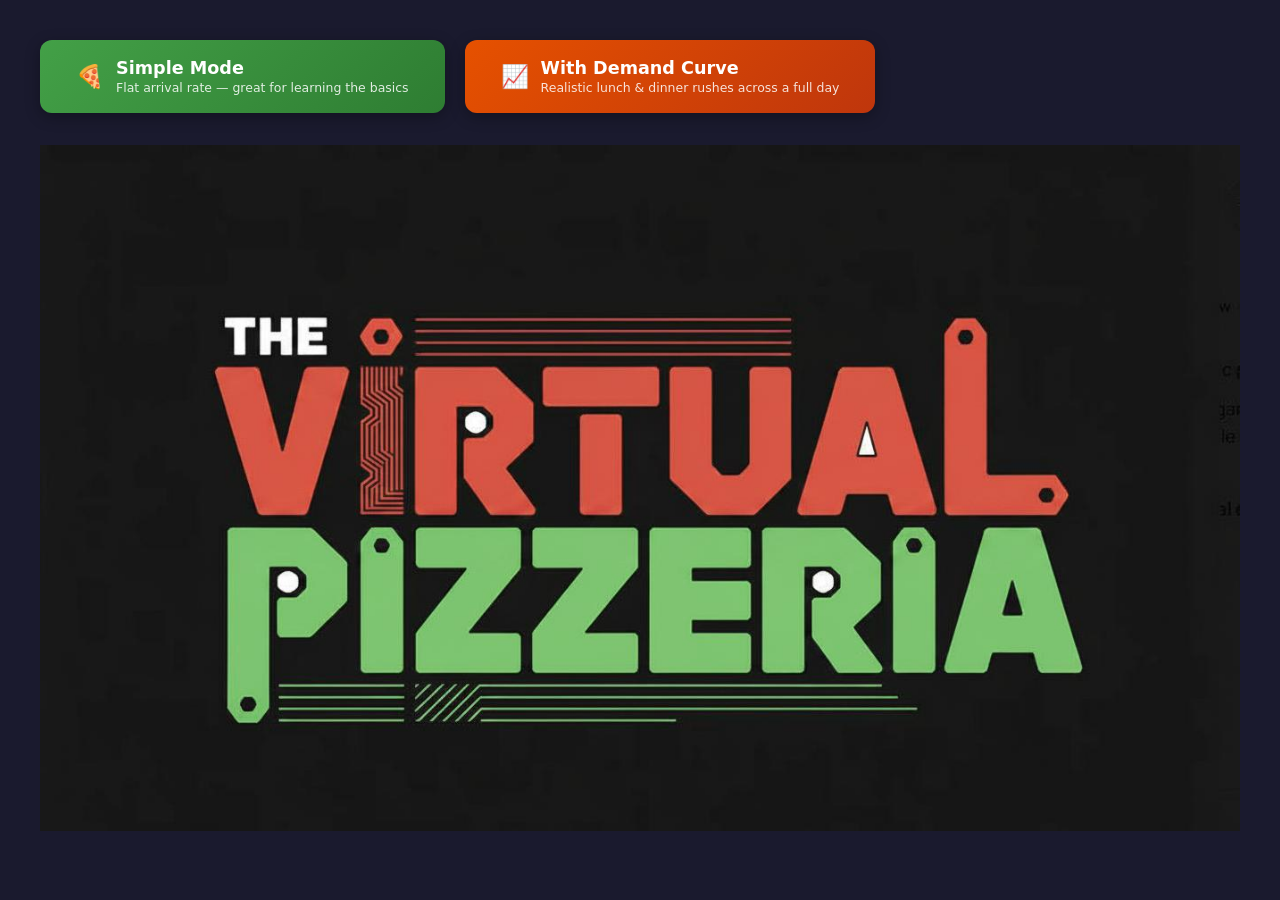
<file: index.html>
<!DOCTYPE html>
<html lang="en">
  <head>
    <meta charset="UTF-8">
    <meta name="viewport" content="width=device-width, initial-scale=1.0">
    <title>The Virtual Pizzeria - A Simulation Game - Site 5001</title>
    <meta name="description" content="The Virtual Pizzeria — a browser-based simulation game that puts you in the manager's seat. Track orders, inventory, and revenue in real time. Choose simple or demand-curve mode.">
    <style>
       body {
         padding: 2rem;
         background: #1a1a2e;
         font-family: 'Segoe UI', system-ui, -apple-system, sans-serif;
       }
       #imagecontainer {
         max-width: 1600px;
       }
       #imagecontainer img {
         width: 100%;
         height: auto;
         display: block;
       }
       .button-container {
         display: flex;
         gap: 20px;
         margin-bottom: 2rem;
         max-width: 1600px;
         flex-wrap: wrap;
       }
       .btn {
         display: inline-flex;
         align-items: center;
         gap: 12px;
         padding: 18px 36px;
         font-size: 1.1rem;
         font-weight: 600;
         color: #fff;
         text-decoration: none;
         border-radius: 12px;
         transition: all 0.2s;
         box-shadow: 0 4px 15px rgba(0, 0, 0, 0.3);
       }
       .btn:hover {
         transform: translateY(-3px);
         box-shadow: 0 6px 20px rgba(0, 0, 0, 0.4);
       }
       .btn:active {
         transform: translateY(0);
       }
       .btn-simple {
         background: linear-gradient(135deg, #43a047, #2e7d32);
       }
       .btn-simple:hover {
         background: linear-gradient(135deg, #4caf50, #388e3c);
       }
       .btn-demand {
         background: linear-gradient(135deg, #e65100, #bf360c);
       }
       .btn-demand:hover {
         background: linear-gradient(135deg, #f57c00, #d84315);
       }
       .btn span.emoji {
         font-size: 1.4rem;
       }
       .btn .label small {
         display: block;
         font-weight: 400;
         font-size: 0.78rem;
         opacity: 0.85;
         margin-top: 2px;
       }
    </style>
  </head>
  <body>
    <div class="button-container">
      <a href="simple/" class="btn btn-simple">
        <span class="emoji">🍕</span>
        <span class="label">Simple Mode<small>Flat arrival rate — great for learning the basics</small></span>
      </a>
      <a href="with-demand-curve/" class="btn btn-demand">
        <span class="emoji">📈</span>
        <span class="label">With Demand Curve<small>Realistic lunch &amp; dinner rushes across a full day</small></span>
      </a>
    </div>
    <div id="imagecontainer">
      <img src="the-virtual-pizzeria.jpg" alt="Logo of The Virtual Pizzeria">
    </div>
  </body>
</html>
</file>
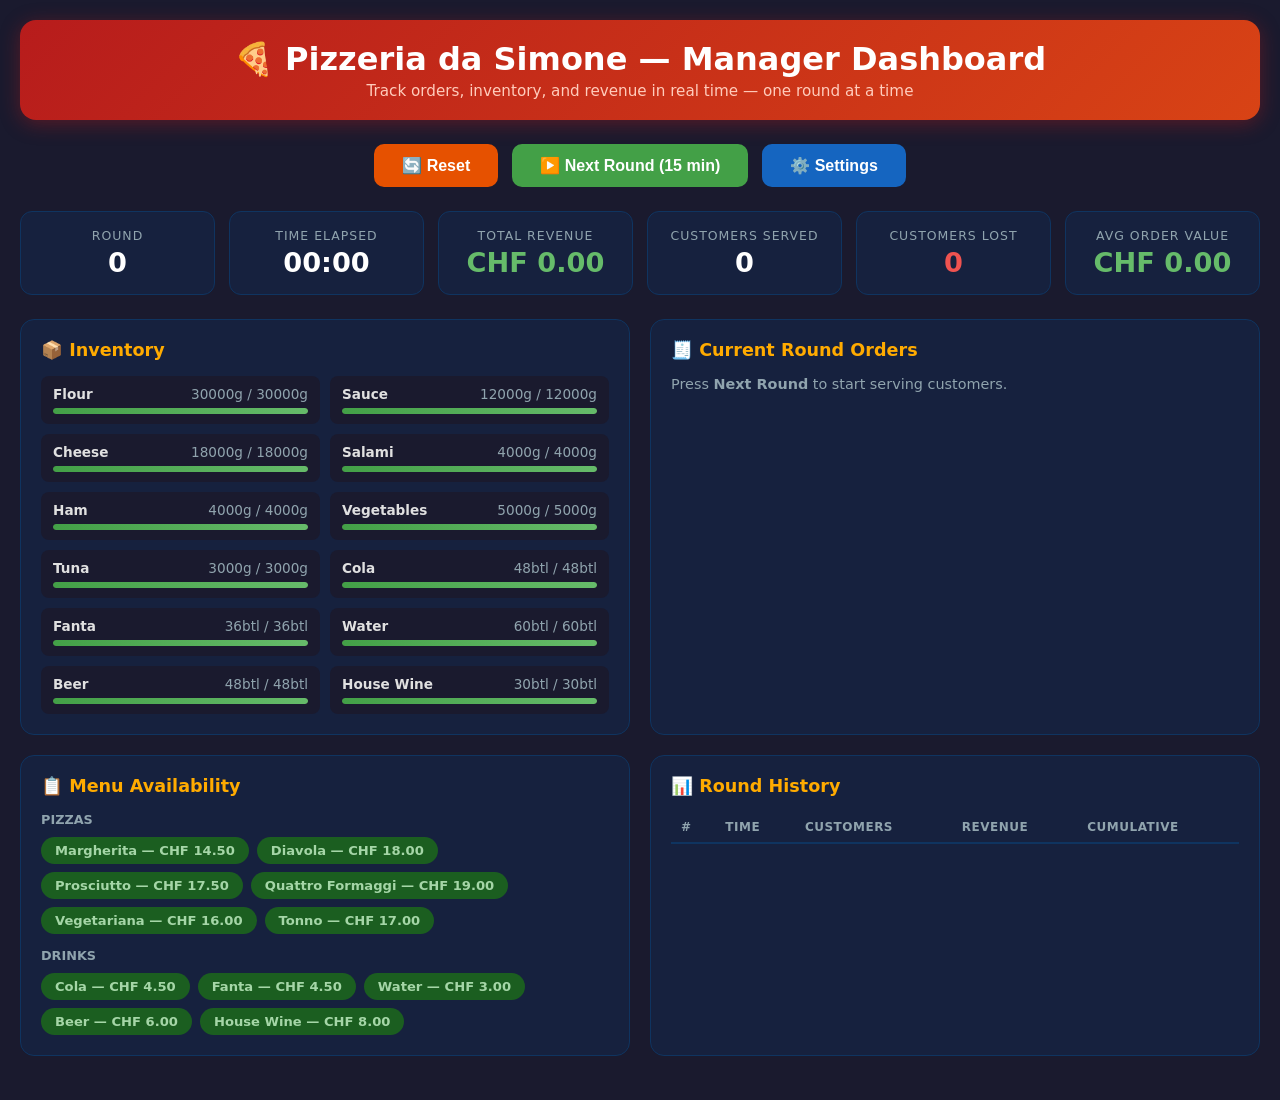
<file: simple/index.html>
<!DOCTYPE html>
<html lang="en">
<head>
<meta charset="UTF-8">
<meta name="viewport" content="width=device-width, initial-scale=1.0">
<title>🍕 Pizzeria Manager Dashboard</title>
<meta name="description" content="Pizzeria Simulator — an interactive browser-based simulation game. Manage customers, orders, and inventory round by round. No install required, just open and play.">
<link rel="stylesheet" href="css/style.css">
<style>
</style>
</head>
<body>

<div class="header">
  <h1>🍕 Pizzeria da Simone — Manager Dashboard</h1>
  <p>Track orders, inventory, and revenue in real time — one round at a time</p>
</div>

<div class="controls">
  <button class="btn btn-reset" onclick="resetSimulation()">🔄 Reset</button>
  <button class="btn btn-next" id="btnNext" onclick="nextRound()">▶️ Next Round (15 min)</button>
  <button class="btn btn-settings" onclick="openSettings()">⚙️ Settings</button>
</div>

<div class="closed-banner" id="closedBanner">
  🚫 Kitchen is closed — not enough ingredients! Press Reset to start a new day.
</div>

<!-- SETTINGS OVERLAY -->
<div class="settings-overlay" id="settingsOverlay">
  <div class="settings-box">
    <h2>⚙️ Simulation Settings</h2>
    <div class="settings-grid">

      <div class="settings-section">Customers</div>
      <label>Min per round <input type="number" id="sMinCust" min="0" max="20"></label>
      <label>Max per round <input type="number" id="sMaxCust" min="1" max="30"></label>
      <label>Drink probability (0–1) <input type="number" id="sDrinkProb" min="0" max="1" step="0.05"></label>

      <div class="settings-section">Inventory — Ingredients (grams)</div>
      <label>Flour <input type="number" id="sFlour" step="500"></label>
      <label>Sauce <input type="number" id="sSauce" step="500"></label>
      <label>Cheese <input type="number" id="sCheese" step="500"></label>
      <label>Salami <input type="number" id="sSalami" step="250"></label>
      <label>Ham <input type="number" id="sHam" step="250"></label>
      <label>Vegetables <input type="number" id="sVegetables" step="500"></label>
      <label>Tuna <input type="number" id="sTuna" step="250"></label>

      <div class="settings-section">Inventory — Drinks (bottles)</div>
      <label>Cola <input type="number" id="sCola"></label>
      <label>Fanta <input type="number" id="sFanta"></label>
      <label>Water <input type="number" id="sWater"></label>
      <label>Beer <input type="number" id="sBeer"></label>
      <label>House Wine <input type="number" id="sWine"></label>

    </div>
    <div class="settings-actions">
      <button class="btn btn-cancel" onclick="closeSettings()">Cancel</button>
      <button class="btn btn-save" onclick="saveSettings()">💾 Save & Reset</button>
    </div>
  </div>
</div>

<!-- KPI BAR -->
<div class="kpi-bar">
  <div class="kpi-card" id="kpiRound">
    <div class="kpi-label">Round</div>
    <div class="kpi-value" id="vRound">0</div>
  </div>
  <div class="kpi-card" id="kpiTime">
    <div class="kpi-label">Time Elapsed</div>
    <div class="kpi-value" id="vTime">00:00</div>
  </div>
  <div class="kpi-card" id="kpiRevenue">
    <div class="kpi-label">Total Revenue</div>
    <div class="kpi-value money" id="vRevenue">CHF 0.00</div>
  </div>
  <div class="kpi-card" id="kpiServed">
    <div class="kpi-label">Customers Served</div>
    <div class="kpi-value" id="vServed">0</div>
  </div>
  <div class="kpi-card" id="kpiLost">
    <div class="kpi-label">Customers Lost</div>
    <div class="kpi-value bad" id="vLost">0</div>
  </div>
  <div class="kpi-card" id="kpiAvg">
    <div class="kpi-label">Avg Order Value</div>
    <div class="kpi-value money" id="vAvg">CHF 0.00</div>
  </div>
</div>

<!-- MAIN GRID -->
<div class="main-grid">
  <div class="panel">
    <h2>📦 Inventory</h2>
    <div class="inv-grid" id="inventoryGrid"></div>
  </div>
  <div class="panel">
    <h2>🧾 Current Round Orders</h2>
    <div id="roundInfo" style="margin-bottom:12px; font-size:0.9rem; color:#90a4ae;">
      Press <b>Next Round</b> to start serving customers.
    </div>
    <div class="orders-list" id="ordersList"></div>
  </div>
  <div class="panel">
    <h2>📋 Menu Availability</h2>
    <h3 style="font-size:0.8rem; color:#90a4ae; margin-bottom:10px;">PIZZAS</h3>
    <div class="menu-grid" id="menuPizzas"></div>
    <h3 style="font-size:0.8rem; color:#90a4ae; margin:14px 0 10px;">DRINKS</h3>
    <div class="menu-grid" id="menuDrinks"></div>
  </div>
  <div class="panel">
    <h2>📊 Round History</h2>
    <div class="history-scroll">
      <table class="history-table">
        <thead>
          <tr><th>#</th><th>Time</th><th>Customers</th><th>Revenue</th><th>Cumulative</th></tr>
        </thead>
        <tbody id="historyBody"></tbody>
      </table>
    </div>
  </div>
</div>

<script src="js/script.js"></script>
</body>
</html>
</file>
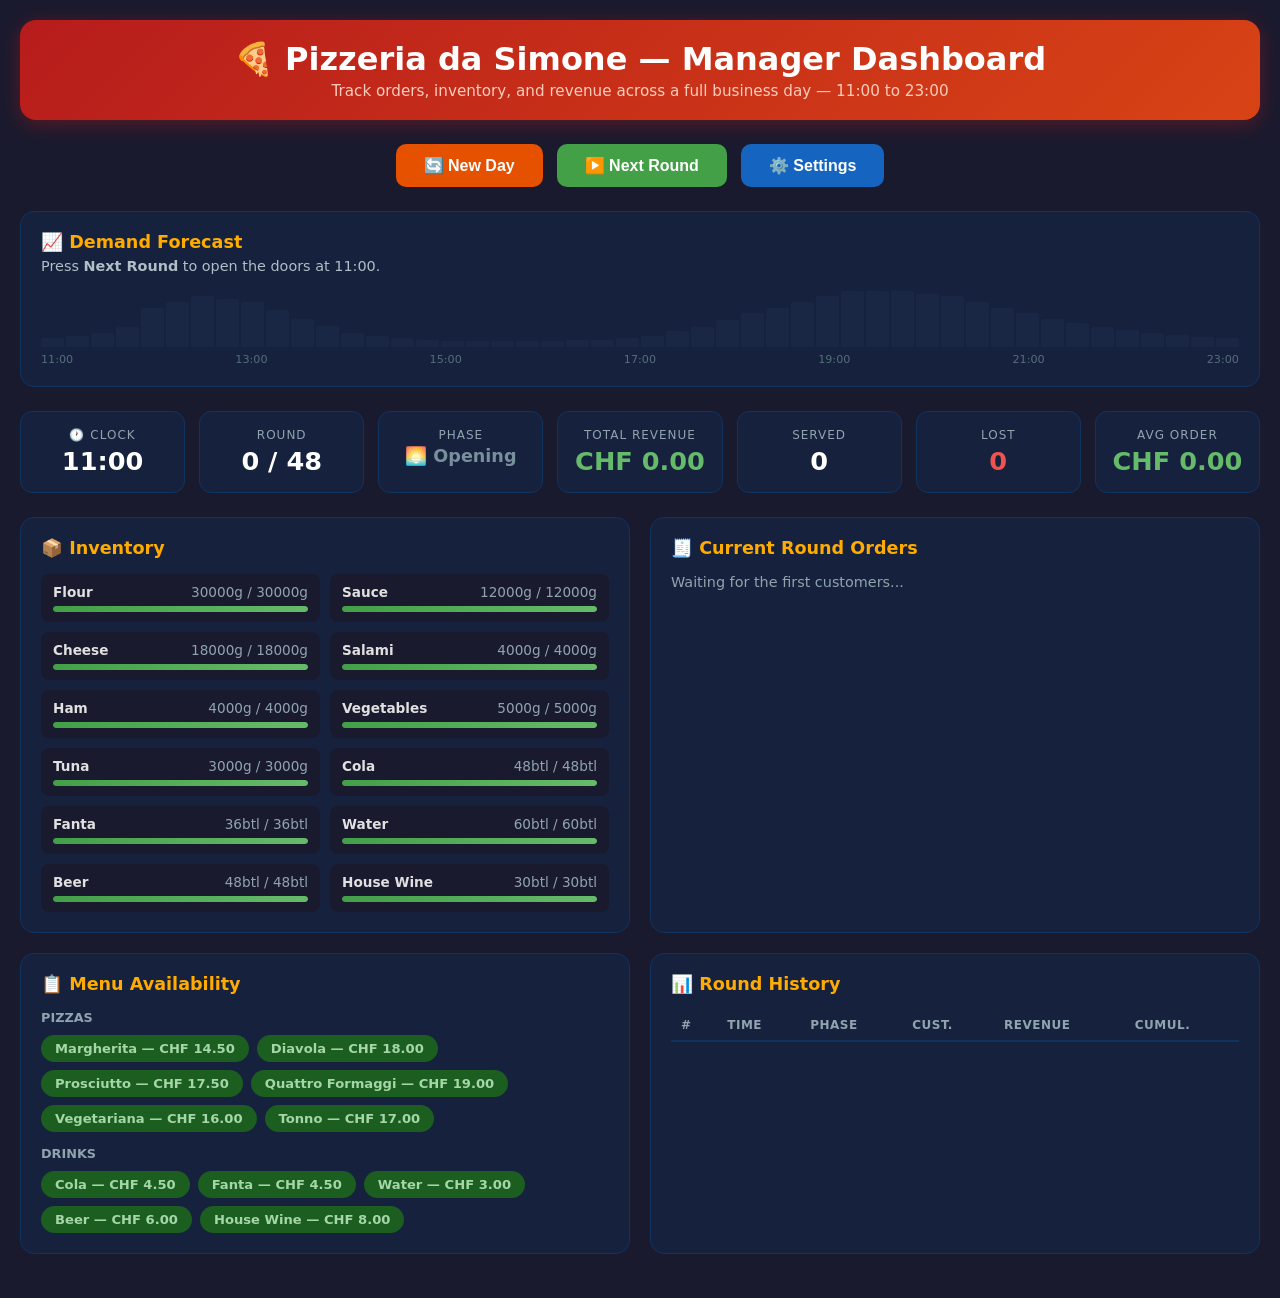
<file: with-demand-curve/index.html>
<!DOCTYPE html>
<html lang="en">
<head>
<meta charset="UTF-8">
<meta name="viewport" content="width=device-width, initial-scale=1.0">
<title>🍕 Pizzeria Manager Dashboard</title>
<meta name="description" content="Pizzeria Simulator — manage a full 12-hour business day with realistic lunch and dinner rushes. Track inventory, revenue, and customer flow as demand rises and falls.">
<link rel="stylesheet" href="css/style.css">
<style></style>
</head>
<body>

<div class="header">
  <h1>🍕 Pizzeria da Simone — Manager Dashboard</h1>
  <p>Track orders, inventory, and revenue across a full business day — 11:00 to 23:00</p>
</div>

<div class="controls">
  <button class="btn btn-reset" onclick="resetSimulation()">🔄 New Day</button>
  <button class="btn btn-next" id="btnNext" onclick="nextRound()">▶️ Next Round</button>
  <button class="btn btn-settings" onclick="openSettings()">⚙️ Settings</button>
</div>

<!-- BANNERS -->
<div class="banner stock-out" id="bannerStockOut">
  🚫 Kitchen closed — not enough ingredients to make any pizza!
</div>
<div class="banner day-over" id="bannerDayOver">
  🎉 Day Complete — Great shift, Manager!
  <div class="banner-stats" id="dayOverStats"></div>
</div>

<!-- DEMAND CURVE -->
<div class="demand-panel">
  <h2>📈 Demand Forecast</h2>
  <div class="demand-phase" id="demandPhase">Press <b>Next Round</b> to open the doors at 11:00.</div>
  <div class="demand-bars-wrap" id="demandBars"></div>
  <div class="demand-labels" id="demandLabels"></div>
</div>

<!-- KPI BAR -->
<div class="kpi-bar">
  <div class="kpi-card" id="kpiClock">
    <div class="kpi-label">🕐 Clock</div>
    <div class="kpi-value" id="vClock">11:00</div>
  </div>
  <div class="kpi-card" id="kpiRound">
    <div class="kpi-label">Round</div>
    <div class="kpi-value" id="vRound">0 / 48</div>
  </div>
  <div class="kpi-card" id="kpiPhase">
    <div class="kpi-label">Phase</div>
    <div class="kpi-value phase" id="vPhase">—</div>
  </div>
  <div class="kpi-card" id="kpiRevenue">
    <div class="kpi-label">Total Revenue</div>
    <div class="kpi-value money" id="vRevenue">CHF 0.00</div>
  </div>
  <div class="kpi-card" id="kpiServed">
    <div class="kpi-label">Served</div>
    <div class="kpi-value" id="vServed">0</div>
  </div>
  <div class="kpi-card" id="kpiLost">
    <div class="kpi-label">Lost</div>
    <div class="kpi-value bad" id="vLost">0</div>
  </div>
  <div class="kpi-card" id="kpiAvg">
    <div class="kpi-label">Avg Order</div>
    <div class="kpi-value money" id="vAvg">CHF 0.00</div>
  </div>
</div>

<!-- MAIN GRID -->
<div class="main-grid">
  <div class="panel">
    <h2>📦 Inventory</h2>
    <div class="inv-grid" id="inventoryGrid"></div>
  </div>
  <div class="panel">
    <h2>🧾 Current Round Orders</h2>
    <div id="roundInfo" style="margin-bottom:12px;font-size:0.9rem;color:#90a4ae;">
      Waiting for the first customers...
    </div>
    <div class="orders-list" id="ordersList"></div>
  </div>
  <div class="panel">
    <h2>📋 Menu Availability</h2>
    <h3 style="font-size:0.8rem;color:#90a4ae;margin-bottom:10px;">PIZZAS</h3>
    <div class="menu-grid" id="menuPizzas"></div>
    <h3 style="font-size:0.8rem;color:#90a4ae;margin:14px 0 10px;">DRINKS</h3>
    <div class="menu-grid" id="menuDrinks"></div>
  </div>
  <div class="panel">
    <h2>📊 Round History</h2>
    <div class="history-scroll">
      <table class="history-table">
        <thead><tr><th>#</th><th>Time</th><th>Phase</th><th>Cust.</th><th>Revenue</th><th>Cumul.</th></tr></thead>
        <tbody id="historyBody"></tbody>
      </table>
    </div>
  </div>
</div>

<!-- SETTINGS -->
<div class="settings-overlay" id="settingsOverlay">
  <div class="settings-box">
    <h2>⚙️ Simulation Settings</h2>
    <div class="settings-grid">
      <div class="settings-section">Customers (base range, scaled by demand curve)</div>
      <label>Base min per round <input type="number" id="sMinCust" min="0" max="20"></label>
      <label>Base max per round <input type="number" id="sMaxCust" min="1" max="30"></label>
      <label>Drink probability (0–1) <input type="number" id="sDrinkProb" min="0" max="1" step="0.05"></label>
      <div class="settings-section">Inventory — Ingredients (grams)</div>
      <label>Flour <input type="number" id="sFlour" step="1000"></label>
      <label>Sauce <input type="number" id="sSauce" step="500"></label>
      <label>Cheese <input type="number" id="sCheese" step="500"></label>
      <label>Salami <input type="number" id="sSalami" step="500"></label>
      <label>Ham <input type="number" id="sHam" step="500"></label>
      <label>Vegetables <input type="number" id="sVegetables" step="500"></label>
      <label>Tuna <input type="number" id="sTuna" step="500"></label>
      <div class="settings-section">Inventory — Drinks (bottles)</div>
      <label>Cola <input type="number" id="sCola"></label>
      <label>Fanta <input type="number" id="sFanta"></label>
      <label>Water <input type="number" id="sWater"></label>
      <label>Beer <input type="number" id="sBeer"></label>
      <label>House Wine <input type="number" id="sWine"></label>
    </div>
    <div class="settings-actions">
      <button class="btn btn-cancel" onclick="closeSettings()">Cancel</button>
      <button class="btn btn-save" onclick="saveSettings()">💾 Save & New Day</button>
    </div>
  </div>
</div>

<script src="js/script.js"></script>
</body>
</html>
</file>
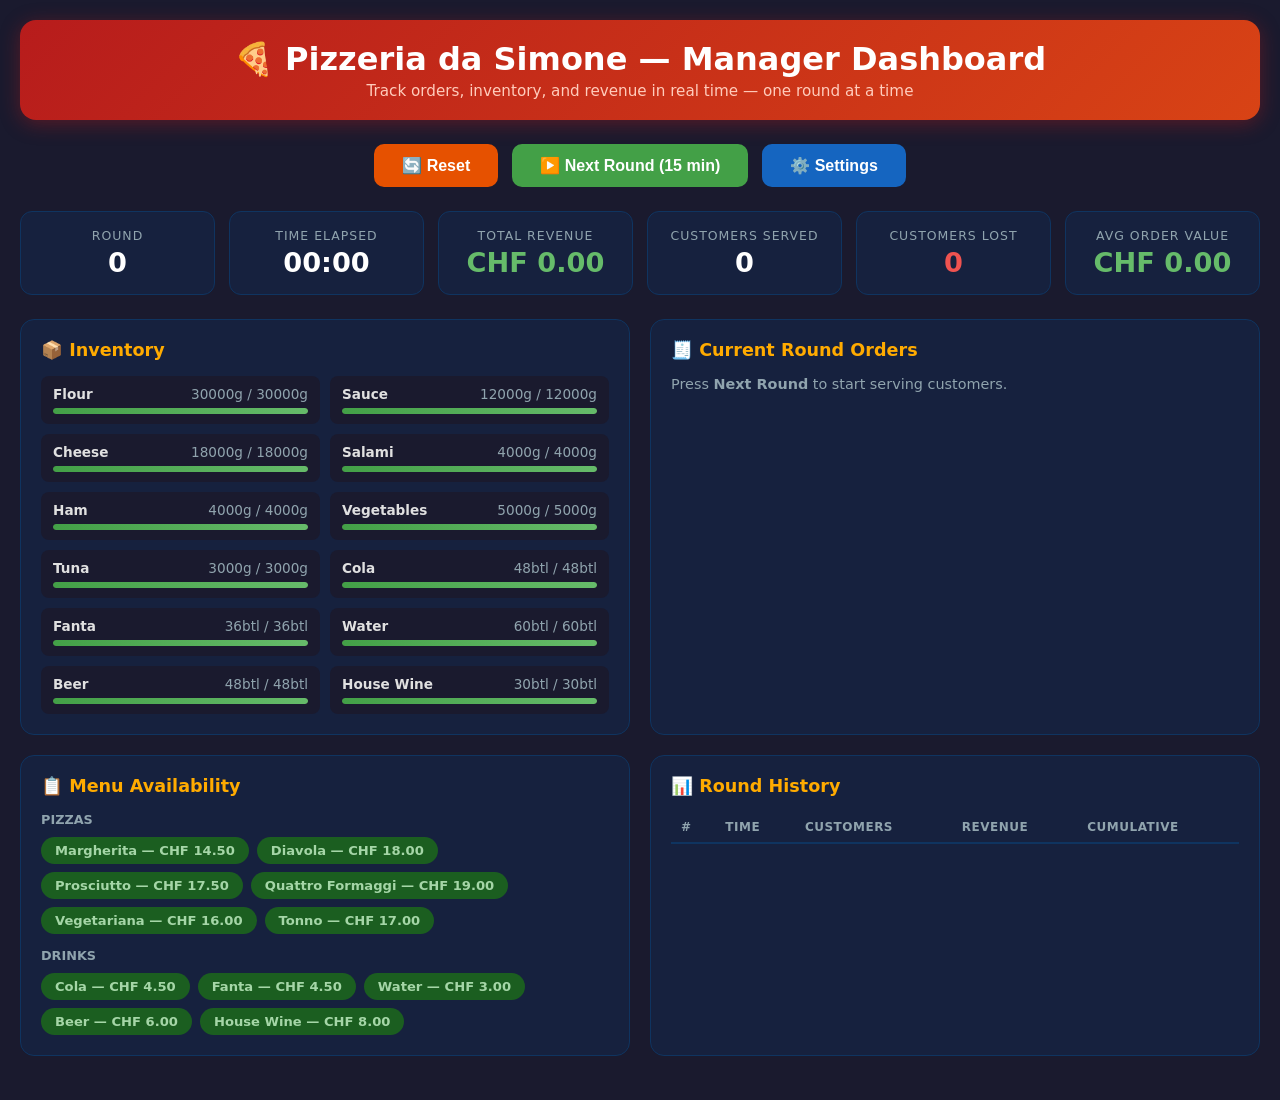
<file: simple-standalone.html>
<!DOCTYPE html>
<html lang="en">
<head>
<meta charset="UTF-8">
<meta name="viewport" content="width=device-width, initial-scale=1.0">
<title>🍕 Pizzeria Manager Dashboard</title>
<style>
  *, *::before, *::after { box-sizing: border-box; margin: 0; padding: 0; }
  body {
    font-family: 'Segoe UI', system-ui, -apple-system, sans-serif;
    background: #1a1a2e;
    color: #e0e0e0;
    min-height: 100vh;
    padding: 20px;
  }

  /* ── HEADER ── */
  .header {
    text-align: center;
    margin-bottom: 24px;
    padding: 20px;
    background: linear-gradient(135deg, #b71c1c, #d84315);
    border-radius: 16px;
    box-shadow: 0 4px 20px rgba(183, 28, 28, 0.4);
  }
  .header h1 { font-size: 2rem; color: #fff; }
  .header p { color: #ffccbc; margin-top: 4px; font-size: 0.95rem; }

  /* ── CONTROLS ── */
  .controls {
    display: flex;
    justify-content: center;
    gap: 14px;
    margin-bottom: 24px;
    flex-wrap: wrap;
  }
  .btn {
    padding: 12px 28px;
    font-size: 1rem;
    font-weight: 600;
    border: none;
    border-radius: 10px;
    cursor: pointer;
    transition: all 0.2s;
    display: flex;
    align-items: center;
    gap: 8px;
  }
  .btn:hover { transform: translateY(-2px); box-shadow: 0 4px 15px rgba(0,0,0,0.3); }
  .btn:active { transform: translateY(0); }
  .btn-next { background: #43a047; color: #fff; }
  .btn-next:disabled { background: #555; cursor: not-allowed; transform: none; }
  .btn-reset { background: #e65100; color: #fff; }
  .btn-settings { background: #1565c0; color: #fff; }

  /* ── SETTINGS PANEL ── */
  .settings-overlay {
    display: none;
    position: fixed;
    inset: 0;
    background: rgba(0,0,0,0.6);
    z-index: 100;
    justify-content: center;
    align-items: center;
  }
  .settings-overlay.open { display: flex; }
  .settings-box {
    background: #16213e;
    border: 1px solid #0f3460;
    border-radius: 16px;
    padding: 28px;
    width: 520px;
    max-width: 95vw;
    max-height: 85vh;
    overflow-y: auto;
  }
  .settings-box h2 { color: #ffab00; margin-bottom: 18px; font-size: 1.2rem; }
  .settings-grid {
    display: grid;
    grid-template-columns: 1fr 1fr;
    gap: 12px;
  }
  .settings-grid label {
    font-size: 0.82rem;
    color: #90a4ae;
    display: flex;
    flex-direction: column;
    gap: 4px;
  }
  .settings-grid input {
    background: #1a1a2e;
    border: 1px solid #0f3460;
    color: #fff;
    padding: 8px 10px;
    border-radius: 6px;
    font-size: 0.95rem;
  }
  .settings-grid input:focus { outline: none; border-color: #ffab00; }
  .settings-section {
    font-size: 0.75rem;
    text-transform: uppercase;
    letter-spacing: 1px;
    color: #ffab00;
    margin-top: 14px;
    margin-bottom: 6px;
    grid-column: 1 / -1;
    border-bottom: 1px solid #0f3460;
    padding-bottom: 4px;
  }
  .settings-actions {
    display: flex;
    justify-content: flex-end;
    gap: 10px;
    margin-top: 20px;
  }
  .settings-actions .btn { padding: 10px 24px; font-size: 0.9rem; }
  .btn-save { background: #43a047; color: #fff; }
  .btn-cancel { background: #555; color: #fff; }

  /* ── KPI BAR ── */
  .kpi-bar {
    display: grid;
    grid-template-columns: repeat(auto-fit, minmax(170px, 1fr));
    gap: 14px;
    margin-bottom: 24px;
  }
  .kpi-card {
    background: #16213e;
    border-radius: 12px;
    padding: 16px;
    text-align: center;
    border: 1px solid #0f3460;
    transition: border-color 0.3s, box-shadow 0.3s;
  }
  .kpi-card.flash {
    border-color: #ffab00;
    box-shadow: 0 0 12px rgba(255, 171, 0, 0.3);
  }
  .kpi-label { font-size: 0.78rem; color: #90a4ae; text-transform: uppercase; letter-spacing: 1px; }
  .kpi-value { font-size: 1.7rem; font-weight: 700; margin-top: 4px; color: #fff; }
  .kpi-value.money { color: #66bb6a; }
  .kpi-value.bad { color: #ef5350; }

  /* ── MAIN GRID ── */
  .main-grid {
    display: grid;
    grid-template-columns: 1fr 1fr;
    gap: 20px;
    margin-bottom: 24px;
  }
  @media (max-width: 900px) { .main-grid { grid-template-columns: 1fr; } }

  .panel {
    background: #16213e;
    border-radius: 14px;
    padding: 20px;
    border: 1px solid #0f3460;
  }
  .panel h2 {
    font-size: 1.1rem;
    margin-bottom: 16px;
    color: #ffab00;
    display: flex;
    align-items: center;
    gap: 8px;
  }

  /* ── INVENTORY ── */
  .inv-grid {
    display: grid;
    grid-template-columns: 1fr 1fr;
    gap: 10px;
  }
  @media (max-width: 600px) { .inv-grid { grid-template-columns: 1fr; } }
  .inv-item { background: #1a1a2e; border-radius: 8px; padding: 10px 12px; }
  .inv-item-header { display: flex; justify-content: space-between; margin-bottom: 6px; font-size: 0.85rem; }
  .inv-item-name { font-weight: 600; }
  .inv-item-qty { color: #90a4ae; }
  .inv-bar { height: 6px; background: #333; border-radius: 3px; overflow: hidden; }
  .inv-bar-fill {
    height: 100%;
    border-radius: 3px;
    transition: width 0.5s ease, background 0.5s ease;
  }
  .inv-bar-fill.good { background: linear-gradient(90deg, #43a047, #66bb6a); }
  .inv-bar-fill.mid  { background: linear-gradient(90deg, #f9a825, #ffcc02); }
  .inv-bar-fill.low  { background: linear-gradient(90deg, #e53935, #ff7043); }

  /* ── MENU ── */
  .menu-grid { display: flex; flex-wrap: wrap; gap: 8px; }
  .menu-tag {
    padding: 6px 14px;
    border-radius: 20px;
    font-size: 0.82rem;
    font-weight: 600;
    transition: all 0.3s;
  }
  .menu-tag.available { background: #1b5e20; color: #a5d6a7; }
  .menu-tag.sold-out  { background: #4a1010; color: #ef9a9a; text-decoration: line-through; }

  /* ── ORDERS ── */
  .orders-list { max-height: 340px; overflow-y: auto; }
  .order-entry {
    display: flex;
    justify-content: space-between;
    align-items: center;
    padding: 10px 12px;
    background: #1a1a2e;
    border-radius: 8px;
    margin-bottom: 6px;
    font-size: 0.9rem;
    animation: fadeIn 0.3s ease;
  }
  @keyframes fadeIn { from { opacity: 0; transform: translateX(-10px); } to { opacity: 1; transform: translateX(0); } }
  .order-items { display: flex; gap: 8px; flex-wrap: wrap; }
  .order-items span { background: #0f3460; padding: 3px 10px; border-radius: 12px; font-size: 0.8rem; }
  .order-price { font-weight: 700; color: #66bb6a; white-space: nowrap; }

  /* ── HISTORY ── */
  .history-table { width: 100%; border-collapse: collapse; font-size: 0.85rem; }
  .history-table th {
    text-align: left;
    padding: 8px 10px;
    border-bottom: 2px solid #0f3460;
    color: #90a4ae;
    font-weight: 600;
    font-size: 0.75rem;
    text-transform: uppercase;
    letter-spacing: 0.5px;
  }
  .history-table td { padding: 7px 10px; border-bottom: 1px solid #0d2137; }
  .history-table tr:last-child td { border-bottom: none; }
  .history-table tbody tr { animation: fadeIn 0.3s ease; }
  .history-scroll { max-height: 260px; overflow-y: auto; }

  .closed-banner {
    display: none;
    text-align: center;
    padding: 20px;
    background: linear-gradient(135deg, #b71c1c, #880e4f);
    border-radius: 12px;
    margin-bottom: 20px;
    font-size: 1.2rem;
    font-weight: 700;
    animation: fadeIn 0.5s ease;
  }

  ::-webkit-scrollbar { width: 6px; }
  ::-webkit-scrollbar-track { background: transparent; }
  ::-webkit-scrollbar-thumb { background: #0f3460; border-radius: 3px; }
</style>
</head>
<body>

<div class="header">
  <h1>🍕 Pizzeria da Simone — Manager Dashboard</h1>
  <p>Track orders, inventory, and revenue in real time — one round at a time</p>
</div>

<div class="controls">
  <button class="btn btn-reset" onclick="resetSimulation()">🔄 Reset</button>
  <button class="btn btn-next" id="btnNext" onclick="nextRound()">▶️ Next Round (15 min)</button>
  <button class="btn btn-settings" onclick="openSettings()">⚙️ Settings</button>
</div>

<div class="closed-banner" id="closedBanner">
  🚫 Kitchen is closed — not enough ingredients! Press Reset to start a new day.
</div>

<!-- SETTINGS OVERLAY -->
<div class="settings-overlay" id="settingsOverlay">
  <div class="settings-box">
    <h2>⚙️ Simulation Settings</h2>
    <div class="settings-grid">

      <div class="settings-section">Customers</div>
      <label>Min per round <input type="number" id="sMinCust" min="0" max="20"></label>
      <label>Max per round <input type="number" id="sMaxCust" min="1" max="30"></label>
      <label>Drink probability (0–1) <input type="number" id="sDrinkProb" min="0" max="1" step="0.05"></label>

      <div class="settings-section">Inventory — Ingredients (grams)</div>
      <label>Flour <input type="number" id="sFlour" step="500"></label>
      <label>Sauce <input type="number" id="sSauce" step="500"></label>
      <label>Cheese <input type="number" id="sCheese" step="500"></label>
      <label>Salami <input type="number" id="sSalami" step="250"></label>
      <label>Ham <input type="number" id="sHam" step="250"></label>
      <label>Vegetables <input type="number" id="sVegetables" step="500"></label>
      <label>Tuna <input type="number" id="sTuna" step="250"></label>

      <div class="settings-section">Inventory — Drinks (bottles)</div>
      <label>Cola <input type="number" id="sCola"></label>
      <label>Fanta <input type="number" id="sFanta"></label>
      <label>Water <input type="number" id="sWater"></label>
      <label>Beer <input type="number" id="sBeer"></label>
      <label>House Wine <input type="number" id="sWine"></label>

    </div>
    <div class="settings-actions">
      <button class="btn btn-cancel" onclick="closeSettings()">Cancel</button>
      <button class="btn btn-save" onclick="saveSettings()">💾 Save & Reset</button>
    </div>
  </div>
</div>

<!-- KPI BAR -->
<div class="kpi-bar">
  <div class="kpi-card" id="kpiRound">
    <div class="kpi-label">Round</div>
    <div class="kpi-value" id="vRound">0</div>
  </div>
  <div class="kpi-card" id="kpiTime">
    <div class="kpi-label">Time Elapsed</div>
    <div class="kpi-value" id="vTime">00:00</div>
  </div>
  <div class="kpi-card" id="kpiRevenue">
    <div class="kpi-label">Total Revenue</div>
    <div class="kpi-value money" id="vRevenue">CHF 0.00</div>
  </div>
  <div class="kpi-card" id="kpiServed">
    <div class="kpi-label">Customers Served</div>
    <div class="kpi-value" id="vServed">0</div>
  </div>
  <div class="kpi-card" id="kpiLost">
    <div class="kpi-label">Customers Lost</div>
    <div class="kpi-value bad" id="vLost">0</div>
  </div>
  <div class="kpi-card" id="kpiAvg">
    <div class="kpi-label">Avg Order Value</div>
    <div class="kpi-value money" id="vAvg">CHF 0.00</div>
  </div>
</div>

<!-- MAIN GRID -->
<div class="main-grid">
  <div class="panel">
    <h2>📦 Inventory</h2>
    <div class="inv-grid" id="inventoryGrid"></div>
  </div>
  <div class="panel">
    <h2>🧾 Current Round Orders</h2>
    <div id="roundInfo" style="margin-bottom:12px; font-size:0.9rem; color:#90a4ae;">
      Press <b>Next Round</b> to start serving customers.
    </div>
    <div class="orders-list" id="ordersList"></div>
  </div>
  <div class="panel">
    <h2>📋 Menu Availability</h2>
    <h3 style="font-size:0.8rem; color:#90a4ae; margin-bottom:10px;">PIZZAS</h3>
    <div class="menu-grid" id="menuPizzas"></div>
    <h3 style="font-size:0.8rem; color:#90a4ae; margin:14px 0 10px;">DRINKS</h3>
    <div class="menu-grid" id="menuDrinks"></div>
  </div>
  <div class="panel">
    <h2>📊 Round History</h2>
    <div class="history-scroll">
      <table class="history-table">
        <thead>
          <tr><th>#</th><th>Time</th><th>Customers</th><th>Revenue</th><th>Cumulative</th></tr>
        </thead>
        <tbody id="historyBody"></tbody>
      </table>
    </div>
  </div>
</div>

<script>
// ═══════════════════════════════════════
//  CONFIG & DATA
// ═══════════════════════════════════════

const CONFIG = {
  minCustomers: 1,
  maxCustomers: 6,
  drinkProbability: 0.7,
  tickMinutes: 15,
};

const PIZZA_RECIPES = {
  "Margherita":        { flour: 250, sauce: 80, cheese: 125 },
  "Diavola":           { flour: 250, sauce: 80, cheese: 125, salami: 50 },
  "Prosciutto":        { flour: 250, sauce: 80, cheese: 125, ham: 60 },
  "Quattro Formaggi":  { flour: 250, sauce: 60, cheese: 200 },
  "Vegetariana":       { flour: 250, sauce: 80, cheese: 100, vegetables: 120 },
  "Tonno":             { flour: 250, sauce: 80, cheese: 100, tuna: 70 },
};

const PIZZA_PRICES = {
  "Margherita": 14.50, "Diavola": 18.00, "Prosciutto": 17.50,
  "Quattro Formaggi": 19.00, "Vegetariana": 16.00, "Tonno": 17.00,
};

const DRINK_MENU = {
  "Cola":       { price: 4.50, stockKey: "cola",       units: 1 },
  "Fanta":      { price: 4.50, stockKey: "fanta",      units: 1 },
  "Water":      { price: 3.00, stockKey: "water",      units: 1 },
  "Beer":       { price: 6.00, stockKey: "beer",       units: 1 },
  "House Wine": { price: 8.00, stockKey: "house_wine", units: 1 },
};

// Scaled for ~32 rounds × avg 3.5 customers = ~112 pizzas
const DEFAULT_INVENTORY = {
  flour: 30000, sauce: 12000, cheese: 18000,
  salami: 4000, ham: 4000, vegetables: 5000, tuna: 3000,
  cola: 48, fanta: 36, water: 60, beer: 48, house_wine: 30,
};

let INITIAL_INVENTORY = { ...DEFAULT_INVENTORY };

const INV_LABELS = {
  flour:"Flour", sauce:"Sauce", cheese:"Cheese", salami:"Salami",
  ham:"Ham", vegetables:"Vegetables", tuna:"Tuna",
  cola:"Cola", fanta:"Fanta", water:"Water", beer:"Beer", house_wine:"House Wine",
};
const INV_UNITS = {
  flour:"g", sauce:"g", cheese:"g", salami:"g", ham:"g", vegetables:"g", tuna:"g",
  cola:"btl", fanta:"btl", water:"btl", beer:"btl", house_wine:"btl",
};

// ═══════════════════════════════════════
//  STATE
// ═══════════════════════════════════════
let state = {};

function initState() {
  state = {
    round: 0, cash: 0, served: 0, lost: 0,
    inventory: { ...INITIAL_INVENTORY },
    history: [], closed: false,
  };
}

// ═══════════════════════════════════════
//  HELPERS
// ═══════════════════════════════════════
const randInt = (a, b) => Math.floor(Math.random() * (b - a + 1)) + a;
const pick = arr => arr[Math.floor(Math.random() * arr.length)];
const fmtCHF = n => `CHF ${n.toFixed(2)}`;
function fmtTime(round) {
  const t = round * CONFIG.tickMinutes;
  return `${String(Math.floor(t/60)).padStart(2,'0')}:${String(t%60).padStart(2,'0')}`;
}

function availablePizzas() {
  return Object.keys(PIZZA_RECIPES).filter(p =>
    Object.entries(PIZZA_RECIPES[p]).every(([i,q]) => (state.inventory[i]||0) >= q));
}
function availableDrinks() {
  return Object.keys(DRINK_MENU).filter(d =>
    (state.inventory[DRINK_MENU[d].stockKey]||0) >= DRINK_MENU[d].units);
}

// ═══════════════════════════════════════
//  SIMULATION
// ═══════════════════════════════════════
function generateOrder() {
  const pizzas = availablePizzas();
  if (!pizzas.length) return null;
  const pizza = pick(pizzas);
  const used = { ...PIZZA_RECIPES[pizza] };
  let price = PIZZA_PRICES[pizza];
  let drink = null;
  if (Math.random() < CONFIG.drinkProbability) {
    const drinks = availableDrinks();
    if (drinks.length) {
      drink = pick(drinks);
      const info = DRINK_MENU[drink];
      price += info.price;
      used[info.stockKey] = (used[info.stockKey]||0) + info.units;
    }
  }
  return { pizza, drink, totalPrice: price, ingredientsUsed: used };
}

function simulateTick() {
  const n = randInt(CONFIG.minCustomers, CONFIG.maxCustomers);
  const orders = [];
  let roundLost = 0;
  for (let i = 0; i < n; i++) {
    const order = generateOrder();
    if (!order) { state.lost++; roundLost++; continue; }
    for (const [k,v] of Object.entries(order.ingredientsUsed)) state.inventory[k] -= v;
    state.cash += order.totalPrice;
    state.served++;
    orders.push(order);
  }
  state.round++;
  const rev = orders.reduce((s,o) => s + o.totalPrice, 0);
  state.history.push({ round: state.round, customers: orders.length, lost: roundLost, revenue: rev, cumulative: state.cash });
  if (!availablePizzas().length) state.closed = true;
  return { orders, roundLost, roundRevenue: rev };
}

// ═══════════════════════════════════════
//  RENDERING
// ═══════════════════════════════════════
function flashKPIs() {
  document.querySelectorAll('.kpi-card').forEach(c => {
    c.classList.add('flash');
    setTimeout(() => c.classList.remove('flash'), 600);
  });
}

function renderKPIs() {
  document.getElementById('vRound').textContent = state.round;
  document.getElementById('vTime').textContent = fmtTime(state.round);
  document.getElementById('vRevenue').textContent = fmtCHF(state.cash);
  document.getElementById('vServed').textContent = state.served;
  document.getElementById('vLost').textContent = state.lost;
  document.getElementById('vAvg').textContent = fmtCHF(state.served ? state.cash / state.served : 0);
}

function renderInventory() {
  const g = document.getElementById('inventoryGrid');
  g.innerHTML = '';
  for (const [key, max] of Object.entries(INITIAL_INVENTORY)) {
    const cur = state.inventory[key];
    const pct = Math.max(0, cur / max * 100);
    const lvl = pct > 40 ? 'good' : pct > 15 ? 'mid' : 'low';
    g.innerHTML += `<div class="inv-item">
      <div class="inv-item-header">
        <span class="inv-item-name">${INV_LABELS[key]}</span>
        <span class="inv-item-qty">${cur}${INV_UNITS[key]} / ${max}${INV_UNITS[key]}</span>
      </div>
      <div class="inv-bar"><div class="inv-bar-fill ${lvl}" style="width:${pct}%"></div></div>
    </div>`;
  }
}

function renderMenu() {
  const ap = availablePizzas(), ad = availableDrinks();
  document.getElementById('menuPizzas').innerHTML = Object.keys(PIZZA_RECIPES)
    .map(p => `<span class="menu-tag ${ap.includes(p)?'available':'sold-out'}">${p} — ${fmtCHF(PIZZA_PRICES[p])}</span>`).join('');
  document.getElementById('menuDrinks').innerHTML = Object.keys(DRINK_MENU)
    .map(d => `<span class="menu-tag ${ad.includes(d)?'available':'sold-out'}">${d} — ${fmtCHF(DRINK_MENU[d].price)}</span>`).join('');
}

function renderOrders(result) {
  const info = document.getElementById('roundInfo');
  const list = document.getElementById('ordersList');
  if (!result) {
    info.innerHTML = 'Press <b>Next Round</b> to start serving customers.';
    list.innerHTML = '';
    return;
  }
  const { orders, roundLost, roundRevenue } = result;
  info.innerHTML = `Round <b>${state.round}</b> — ${orders.length} served, ${roundLost} turned away — <b style="color:#66bb6a">${fmtCHF(roundRevenue)}</b>`;
  list.innerHTML = orders.map((o,i) => {
    const items = [`🍕 ${o.pizza}`];
    if (o.drink) items.push(`🥤 ${o.drink}`);
    return `<div class="order-entry" style="animation-delay:${i*0.05}s">
      <div class="order-items">${items.map(t=>`<span>${t}</span>`).join('')}</div>
      <div class="order-price">${fmtCHF(o.totalPrice)}</div>
    </div>`;
  }).join('');
  if (roundLost > 0) list.innerHTML += `<div class="order-entry" style="color:#ef5350">
    <span>😞 ${roundLost} customer${roundLost>1?'s':''} left — nothing available</span></div>`;
}

function renderHistory() {
  document.getElementById('historyBody').innerHTML = state.history.slice().reverse().map(h => `<tr>
    <td>${h.round}</td><td>${fmtTime(h.round)}</td>
    <td>${h.customers}${h.lost?` <span style="color:#ef5350">(+${h.lost} lost)</span>`:''}</td>
    <td style="color:#66bb6a">${fmtCHF(h.revenue)}</td>
    <td style="color:#81c784;font-weight:600">${fmtCHF(h.cumulative)}</td>
  </tr>`).join('');
}

function renderAll(result) {
  renderKPIs(); renderInventory(); renderMenu(); renderOrders(result); renderHistory();
  document.getElementById('btnNext').disabled = state.closed;
  document.getElementById('closedBanner').style.display = state.closed ? 'block' : 'none';
}

// ═══════════════════════════════════════
//  SETTINGS
// ═══════════════════════════════════════
function openSettings() {
  document.getElementById('sMinCust').value = CONFIG.minCustomers;
  document.getElementById('sMaxCust').value = CONFIG.maxCustomers;
  document.getElementById('sDrinkProb').value = CONFIG.drinkProbability;
  document.getElementById('sFlour').value = INITIAL_INVENTORY.flour;
  document.getElementById('sSauce').value = INITIAL_INVENTORY.sauce;
  document.getElementById('sCheese').value = INITIAL_INVENTORY.cheese;
  document.getElementById('sSalami').value = INITIAL_INVENTORY.salami;
  document.getElementById('sHam').value = INITIAL_INVENTORY.ham;
  document.getElementById('sVegetables').value = INITIAL_INVENTORY.vegetables;
  document.getElementById('sTuna').value = INITIAL_INVENTORY.tuna;
  document.getElementById('sCola').value = INITIAL_INVENTORY.cola;
  document.getElementById('sFanta').value = INITIAL_INVENTORY.fanta;
  document.getElementById('sWater').value = INITIAL_INVENTORY.water;
  document.getElementById('sBeer').value = INITIAL_INVENTORY.beer;
  document.getElementById('sWine').value = INITIAL_INVENTORY.house_wine;
  document.getElementById('settingsOverlay').classList.add('open');
}

function closeSettings() {
  document.getElementById('settingsOverlay').classList.remove('open');
}

function saveSettings() {
  CONFIG.minCustomers = Math.max(0, +document.getElementById('sMinCust').value || 0);
  CONFIG.maxCustomers = Math.max(CONFIG.minCustomers + 1, +document.getElementById('sMaxCust').value || 6);
  CONFIG.drinkProbability = Math.min(1, Math.max(0, +document.getElementById('sDrinkProb').value || 0.7));
  INITIAL_INVENTORY.flour = +document.getElementById('sFlour').value || 30000;
  INITIAL_INVENTORY.sauce = +document.getElementById('sSauce').value || 12000;
  INITIAL_INVENTORY.cheese = +document.getElementById('sCheese').value || 18000;
  INITIAL_INVENTORY.salami = +document.getElementById('sSalami').value || 4000;
  INITIAL_INVENTORY.ham = +document.getElementById('sHam').value || 4000;
  INITIAL_INVENTORY.vegetables = +document.getElementById('sVegetables').value || 5000;
  INITIAL_INVENTORY.tuna = +document.getElementById('sTuna').value || 3000;
  INITIAL_INVENTORY.cola = +document.getElementById('sCola').value || 48;
  INITIAL_INVENTORY.fanta = +document.getElementById('sFanta').value || 36;
  INITIAL_INVENTORY.water = +document.getElementById('sWater').value || 60;
  INITIAL_INVENTORY.beer = +document.getElementById('sBeer').value || 48;
  INITIAL_INVENTORY.house_wine = +document.getElementById('sWine').value || 30;
  closeSettings();
  resetSimulation();
}

// ═══════════════════════════════════════
//  ACTIONS
// ═══════════════════════════════════════
function resetSimulation() { initState(); renderAll(null); }
function nextRound() {
  if (state.closed) return;
  const result = simulateTick();
  renderAll(result);
  flashKPIs();
}

initState();
renderAll(null);
</script>
</body>
</html>
</file>
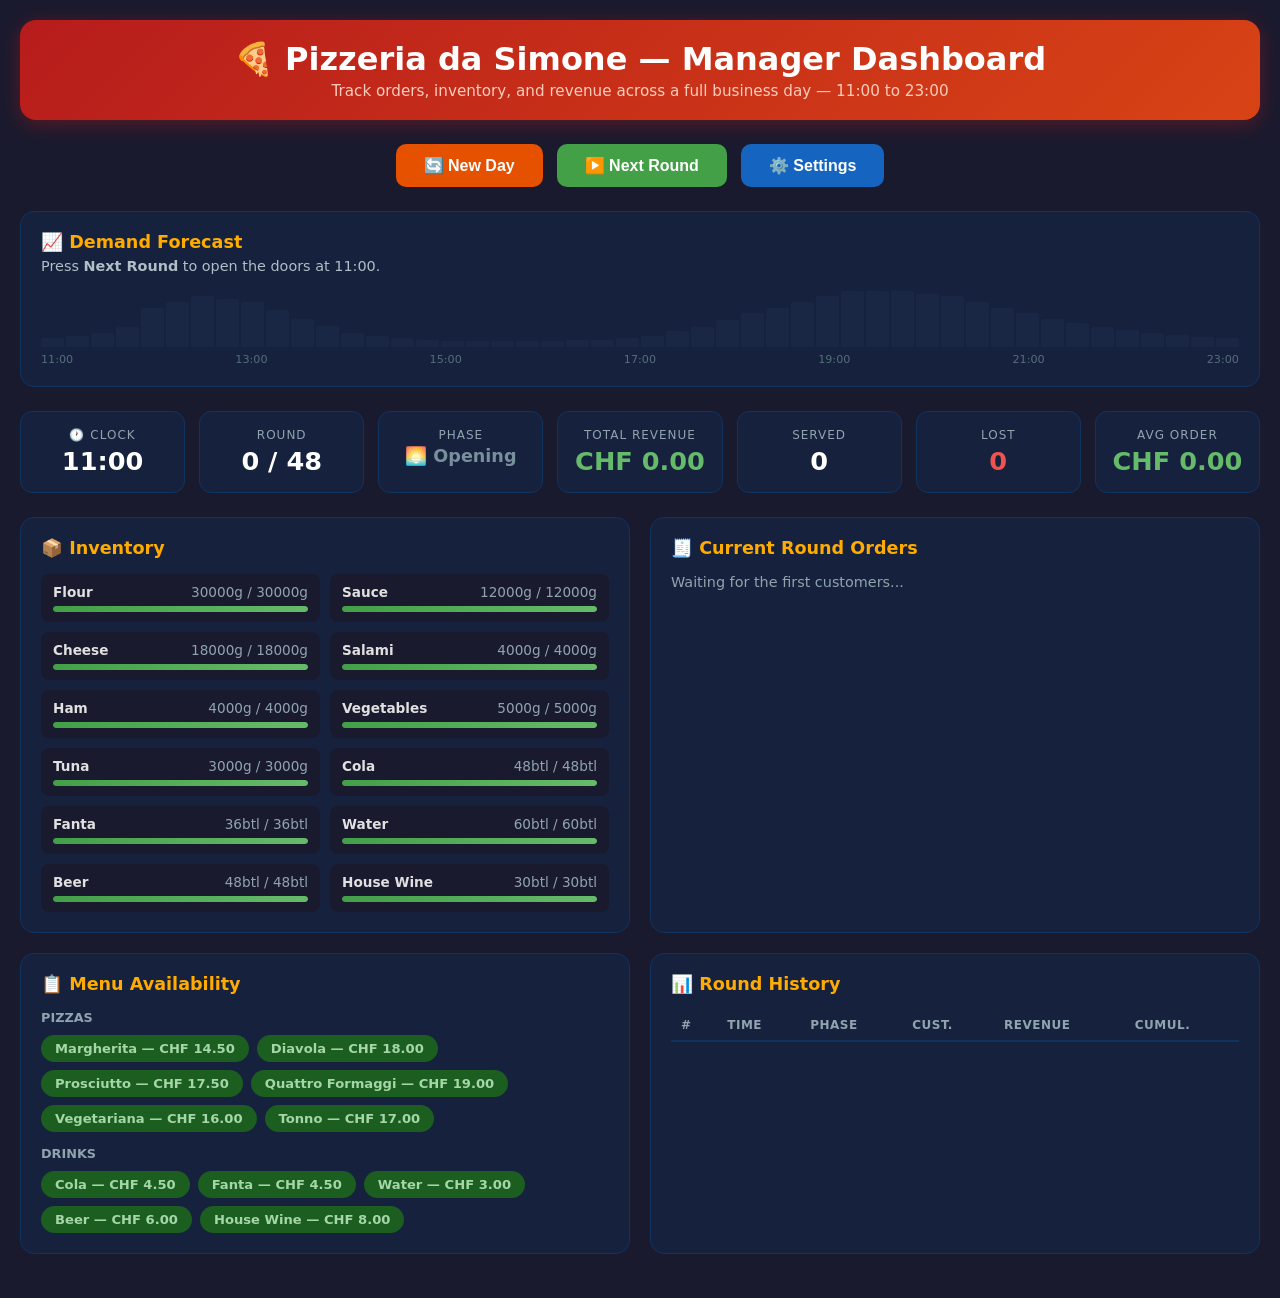
<file: with-demand-curve-standalone.html>
<!DOCTYPE html>
<html lang="en">
<head>
<meta charset="UTF-8">
<meta name="viewport" content="width=device-width, initial-scale=1.0">
<title>🍕 Pizzeria Manager Dashboard</title>
<style>
  *, *::before, *::after { box-sizing: border-box; margin: 0; padding: 0; }
  body {
    font-family: 'Segoe UI', system-ui, -apple-system, sans-serif;
    background: #1a1a2e;
    color: #e0e0e0;
    min-height: 100vh;
    padding: 20px;
  }

  .header {
    text-align: center;
    margin-bottom: 24px;
    padding: 20px;
    background: linear-gradient(135deg, #b71c1c, #d84315);
    border-radius: 16px;
    box-shadow: 0 4px 20px rgba(183, 28, 28, 0.4);
  }
  .header h1 { font-size: 2rem; color: #fff; }
  .header p { color: #ffccbc; margin-top: 4px; font-size: 0.95rem; }

  .controls {
    display: flex; justify-content: center; gap: 14px;
    margin-bottom: 24px; flex-wrap: wrap;
  }
  .btn {
    padding: 12px 28px; font-size: 1rem; font-weight: 600;
    border: none; border-radius: 10px; cursor: pointer;
    transition: all 0.2s; display: flex; align-items: center; gap: 8px;
  }
  .btn:hover { transform: translateY(-2px); box-shadow: 0 4px 15px rgba(0,0,0,0.3); }
  .btn:active { transform: translateY(0); }
  .btn-next { background: #43a047; color: #fff; }
  .btn-next:disabled { background: #555; cursor: not-allowed; transform: none; }
  .btn-reset { background: #e65100; color: #fff; }
  .btn-settings { background: #1565c0; color: #fff; }

  /* ── DEMAND CURVE ── */
  .demand-panel {
    background: #16213e; border-radius: 14px; padding: 20px;
    border: 1px solid #0f3460; margin-bottom: 24px;
  }
  .demand-panel h2 {
    font-size: 1.1rem; margin-bottom: 6px; color: #ffab00;
    display: flex; align-items: center; gap: 8px;
  }
  .demand-phase {
    font-size: 0.9rem; color: #b0bec5; margin-bottom: 14px; min-height: 1.3em;
  }
  .demand-bars-wrap {
    display: flex; align-items: flex-end; gap: 2px; height: 56px;
    margin-bottom: 6px;
  }
  .demand-bar {
    flex: 1; min-width: 2px; border-radius: 2px 2px 0 0;
    transition: height 0.3s, background 0.3s, box-shadow 0.3s;
    position: relative;
  }
  .demand-bar.future { background: #1a2744; }
  .demand-bar.past { background: #2e7d32; }
  .demand-bar.current { background: #ffab00; box-shadow: 0 0 10px rgba(255,171,0,0.5); }
  .demand-bar.stock-out { background: #c62828; }
  .demand-labels {
    display: flex; justify-content: space-between;
    font-size: 0.7rem; color: #546e7a;
  }

  /* ── SETTINGS ── */
  .settings-overlay {
    display: none; position: fixed; inset: 0;
    background: rgba(0,0,0,0.6); z-index: 100;
    justify-content: center; align-items: center;
  }
  .settings-overlay.open { display: flex; }
  .settings-box {
    background: #16213e; border: 1px solid #0f3460;
    border-radius: 16px; padding: 28px; width: 520px;
    max-width: 95vw; max-height: 85vh; overflow-y: auto;
  }
  .settings-box h2 { color: #ffab00; margin-bottom: 18px; font-size: 1.2rem; }
  .settings-grid {
    display: grid; grid-template-columns: 1fr 1fr; gap: 12px;
  }
  .settings-grid label {
    font-size: 0.82rem; color: #90a4ae;
    display: flex; flex-direction: column; gap: 4px;
  }
  .settings-grid input {
    background: #1a1a2e; border: 1px solid #0f3460; color: #fff;
    padding: 8px 10px; border-radius: 6px; font-size: 0.95rem;
  }
  .settings-grid input:focus { outline: none; border-color: #ffab00; }
  .settings-section {
    font-size: 0.75rem; text-transform: uppercase; letter-spacing: 1px;
    color: #ffab00; margin-top: 14px; margin-bottom: 6px;
    grid-column: 1 / -1; border-bottom: 1px solid #0f3460; padding-bottom: 4px;
  }
  .settings-actions {
    display: flex; justify-content: flex-end; gap: 10px; margin-top: 20px;
  }
  .settings-actions .btn { padding: 10px 24px; font-size: 0.9rem; }
  .btn-save { background: #43a047; color: #fff; }
  .btn-cancel { background: #555; color: #fff; }

  /* ── KPI BAR ── */
  .kpi-bar {
    display: grid; grid-template-columns: repeat(auto-fit, minmax(150px, 1fr));
    gap: 14px; margin-bottom: 24px;
  }
  .kpi-card {
    background: #16213e; border-radius: 12px; padding: 16px;
    text-align: center; border: 1px solid #0f3460;
    transition: border-color 0.3s, box-shadow 0.3s;
  }
  .kpi-card.flash { border-color: #ffab00; box-shadow: 0 0 12px rgba(255,171,0,0.3); }
  .kpi-label { font-size: 0.75rem; color: #90a4ae; text-transform: uppercase; letter-spacing: 1px; }
  .kpi-value { font-size: 1.6rem; font-weight: 700; margin-top: 4px; color: #fff; }
  .kpi-value.money { color: #66bb6a; }
  .kpi-value.bad { color: #ef5350; }
  .kpi-value.phase { font-size: 1.1rem; }

  /* ── MAIN GRID ── */
  .main-grid {
    display: grid; grid-template-columns: 1fr 1fr;
    gap: 20px; margin-bottom: 24px;
  }
  @media (max-width: 900px) { .main-grid { grid-template-columns: 1fr; } }

  .panel {
    background: #16213e; border-radius: 14px; padding: 20px;
    border: 1px solid #0f3460;
  }
  .panel h2 {
    font-size: 1.1rem; margin-bottom: 16px; color: #ffab00;
    display: flex; align-items: center; gap: 8px;
  }

  .inv-grid { display: grid; grid-template-columns: 1fr 1fr; gap: 10px; }
  @media (max-width: 600px) { .inv-grid { grid-template-columns: 1fr; } }
  .inv-item { background: #1a1a2e; border-radius: 8px; padding: 10px 12px; }
  .inv-item-header { display: flex; justify-content: space-between; margin-bottom: 6px; font-size: 0.85rem; }
  .inv-item-name { font-weight: 600; }
  .inv-item-qty { color: #90a4ae; }
  .inv-bar { height: 6px; background: #333; border-radius: 3px; overflow: hidden; }
  .inv-bar-fill {
    height: 100%; border-radius: 3px;
    transition: width 0.5s ease, background 0.5s ease;
  }
  .inv-bar-fill.good { background: linear-gradient(90deg, #43a047, #66bb6a); }
  .inv-bar-fill.mid  { background: linear-gradient(90deg, #f9a825, #ffcc02); }
  .inv-bar-fill.low  { background: linear-gradient(90deg, #e53935, #ff7043); }

  .menu-grid { display: flex; flex-wrap: wrap; gap: 8px; }
  .menu-tag {
    padding: 6px 14px; border-radius: 20px; font-size: 0.82rem;
    font-weight: 600; transition: all 0.3s;
  }
  .menu-tag.available { background: #1b5e20; color: #a5d6a7; }
  .menu-tag.sold-out  { background: #4a1010; color: #ef9a9a; text-decoration: line-through; }

  .orders-list { max-height: 340px; overflow-y: auto; }
  .order-entry {
    display: flex; justify-content: space-between; align-items: center;
    padding: 10px 12px; background: #1a1a2e; border-radius: 8px;
    margin-bottom: 6px; font-size: 0.9rem; animation: fadeIn 0.3s ease;
  }
  @keyframes fadeIn { from { opacity:0; transform:translateX(-10px); } to { opacity:1; transform:translateX(0); } }
  .order-items { display: flex; gap: 8px; flex-wrap: wrap; }
  .order-items span { background: #0f3460; padding: 3px 10px; border-radius: 12px; font-size: 0.8rem; }
  .order-price { font-weight: 700; color: #66bb6a; white-space: nowrap; }

  .history-table { width: 100%; border-collapse: collapse; font-size: 0.85rem; }
  .history-table th {
    text-align: left; padding: 8px 10px;
    border-bottom: 2px solid #0f3460; color: #90a4ae;
    font-weight: 600; font-size: 0.75rem; text-transform: uppercase; letter-spacing: 0.5px;
  }
  .history-table td { padding: 7px 10px; border-bottom: 1px solid #0d2137; }
  .history-table tr:last-child td { border-bottom: none; }
  .history-table tbody tr { animation: fadeIn 0.3s ease; }
  .history-scroll { max-height: 260px; overflow-y: auto; }

  /* ── BANNERS ── */
  .banner {
    display: none; text-align: center; padding: 20px;
    border-radius: 12px; margin-bottom: 20px;
    font-size: 1.1rem; font-weight: 700; animation: fadeIn 0.5s ease;
  }
  .banner.stock-out { background: linear-gradient(135deg, #b71c1c, #880e4f); }
  .banner.day-over { background: linear-gradient(135deg, #1b5e20, #004d40); }
  .banner-stats {
    display: flex; justify-content: center; gap: 30px;
    margin-top: 12px; font-weight: 400; font-size: 0.95rem; flex-wrap: wrap;
  }
  .banner-stat { text-align: center; }
  .banner-stat-value { font-size: 1.4rem; font-weight: 700; display: block; }

  ::-webkit-scrollbar { width: 6px; }
  ::-webkit-scrollbar-track { background: transparent; }
  ::-webkit-scrollbar-thumb { background: #0f3460; border-radius: 3px; }
</style>
</head>
<body>

<div class="header">
  <h1>🍕 Pizzeria da Simone — Manager Dashboard</h1>
  <p>Track orders, inventory, and revenue across a full business day — 11:00 to 23:00</p>
</div>

<div class="controls">
  <button class="btn btn-reset" onclick="resetSimulation()">🔄 New Day</button>
  <button class="btn btn-next" id="btnNext" onclick="nextRound()">▶️ Next Round</button>
  <button class="btn btn-settings" onclick="openSettings()">⚙️ Settings</button>
</div>

<!-- BANNERS -->
<div class="banner stock-out" id="bannerStockOut">
  🚫 Kitchen closed — not enough ingredients to make any pizza!
</div>
<div class="banner day-over" id="bannerDayOver">
  🎉 Day Complete — Great shift, Manager!
  <div class="banner-stats" id="dayOverStats"></div>
</div>

<!-- DEMAND CURVE -->
<div class="demand-panel">
  <h2>📈 Demand Forecast</h2>
  <div class="demand-phase" id="demandPhase">Press <b>Next Round</b> to open the doors at 11:00.</div>
  <div class="demand-bars-wrap" id="demandBars"></div>
  <div class="demand-labels" id="demandLabels"></div>
</div>

<!-- KPI BAR -->
<div class="kpi-bar">
  <div class="kpi-card" id="kpiClock">
    <div class="kpi-label">🕐 Clock</div>
    <div class="kpi-value" id="vClock">11:00</div>
  </div>
  <div class="kpi-card" id="kpiRound">
    <div class="kpi-label">Round</div>
    <div class="kpi-value" id="vRound">0 / 48</div>
  </div>
  <div class="kpi-card" id="kpiPhase">
    <div class="kpi-label">Phase</div>
    <div class="kpi-value phase" id="vPhase">—</div>
  </div>
  <div class="kpi-card" id="kpiRevenue">
    <div class="kpi-label">Total Revenue</div>
    <div class="kpi-value money" id="vRevenue">CHF 0.00</div>
  </div>
  <div class="kpi-card" id="kpiServed">
    <div class="kpi-label">Served</div>
    <div class="kpi-value" id="vServed">0</div>
  </div>
  <div class="kpi-card" id="kpiLost">
    <div class="kpi-label">Lost</div>
    <div class="kpi-value bad" id="vLost">0</div>
  </div>
  <div class="kpi-card" id="kpiAvg">
    <div class="kpi-label">Avg Order</div>
    <div class="kpi-value money" id="vAvg">CHF 0.00</div>
  </div>
</div>

<!-- MAIN GRID -->
<div class="main-grid">
  <div class="panel">
    <h2>📦 Inventory</h2>
    <div class="inv-grid" id="inventoryGrid"></div>
  </div>
  <div class="panel">
    <h2>🧾 Current Round Orders</h2>
    <div id="roundInfo" style="margin-bottom:12px;font-size:0.9rem;color:#90a4ae;">
      Waiting for the first customers...
    </div>
    <div class="orders-list" id="ordersList"></div>
  </div>
  <div class="panel">
    <h2>📋 Menu Availability</h2>
    <h3 style="font-size:0.8rem;color:#90a4ae;margin-bottom:10px;">PIZZAS</h3>
    <div class="menu-grid" id="menuPizzas"></div>
    <h3 style="font-size:0.8rem;color:#90a4ae;margin:14px 0 10px;">DRINKS</h3>
    <div class="menu-grid" id="menuDrinks"></div>
  </div>
  <div class="panel">
    <h2>📊 Round History</h2>
    <div class="history-scroll">
      <table class="history-table">
        <thead><tr><th>#</th><th>Time</th><th>Phase</th><th>Cust.</th><th>Revenue</th><th>Cumul.</th></tr></thead>
        <tbody id="historyBody"></tbody>
      </table>
    </div>
  </div>
</div>

<!-- SETTINGS -->
<div class="settings-overlay" id="settingsOverlay">
  <div class="settings-box">
    <h2>⚙️ Simulation Settings</h2>
    <div class="settings-grid">
      <div class="settings-section">Customers (base range, scaled by demand curve)</div>
      <label>Base min per round <input type="number" id="sMinCust" min="0" max="20"></label>
      <label>Base max per round <input type="number" id="sMaxCust" min="1" max="30"></label>
      <label>Drink probability (0–1) <input type="number" id="sDrinkProb" min="0" max="1" step="0.05"></label>
      <div class="settings-section">Inventory — Ingredients (grams)</div>
      <label>Flour <input type="number" id="sFlour" step="1000"></label>
      <label>Sauce <input type="number" id="sSauce" step="500"></label>
      <label>Cheese <input type="number" id="sCheese" step="500"></label>
      <label>Salami <input type="number" id="sSalami" step="500"></label>
      <label>Ham <input type="number" id="sHam" step="500"></label>
      <label>Vegetables <input type="number" id="sVegetables" step="500"></label>
      <label>Tuna <input type="number" id="sTuna" step="500"></label>
      <div class="settings-section">Inventory — Drinks (bottles)</div>
      <label>Cola <input type="number" id="sCola"></label>
      <label>Fanta <input type="number" id="sFanta"></label>
      <label>Water <input type="number" id="sWater"></label>
      <label>Beer <input type="number" id="sBeer"></label>
      <label>House Wine <input type="number" id="sWine"></label>
    </div>
    <div class="settings-actions">
      <button class="btn btn-cancel" onclick="closeSettings()">Cancel</button>
      <button class="btn btn-save" onclick="saveSettings()">💾 Save & New Day</button>
    </div>
  </div>
</div>

<script>
// ═══════════════════════════════════════
//  CONFIG & DATA
// ═══════════════════════════════════════
const CONFIG = {
  minCustomers: 1,
  maxCustomers: 6,
  drinkProbability: 0.7,
  tickMinutes: 15,
  openingHour: 11,
  closingHour: 23,
};

function totalRounds() {
  return (CONFIG.closingHour - CONFIG.openingHour) * (60 / CONFIG.tickMinutes);
}

// ── DEMAND CURVE (control points: [decimalHour, multiplier]) ──
const DEMAND_POINTS = [
  [11.00, 0.30], [11.50, 0.50], [11.75, 0.70],
  [12.00, 1.40], [12.50, 1.80], [13.00, 1.60], [13.50, 1.00],
  [14.00, 0.50], [14.50, 0.30], [15.00, 0.20],
  [16.00, 0.20], [16.50, 0.25], [17.00, 0.40],
  [17.50, 0.70], [18.00, 1.20], [18.50, 1.60],
  [19.00, 2.00], [19.50, 2.00], [20.00, 1.80],
  [20.50, 1.40], [21.00, 1.00], [21.50, 0.70],
  [22.00, 0.50], [22.50, 0.35], [23.00, 0.30],
];
const MAX_MULTIPLIER = 2.0;

function interpolateDemand(hour) {
  const pts = DEMAND_POINTS;
  if (hour <= pts[0][0]) return pts[0][1];
  if (hour >= pts[pts.length - 1][0]) return pts[pts.length - 1][1];
  for (let i = 0; i < pts.length - 1; i++) {
    if (hour >= pts[i][0] && hour <= pts[i + 1][0]) {
      const t = (hour - pts[i][0]) / (pts[i + 1][0] - pts[i][0]);
      return pts[i][1] + t * (pts[i + 1][1] - pts[i][1]);
    }
  }
  return 0.5;
}

function getClockHour(round) {
  return CONFIG.openingHour + (round - 1) * CONFIG.tickMinutes / 60;
}

function formatClock(decHour) {
  const h = Math.floor(decHour);
  const m = Math.round((decHour - h) * 60);
  return `${String(h).padStart(2, '0')}:${String(m).padStart(2, '0')}`;
}

function getPeriod(hour) {
  if (hour < 11.75) return { label: 'Opening', emoji: '🌅', color: '#78909c' };
  if (hour < 13.75) return { label: 'Lunch Rush', emoji: '🔥', color: '#ff7043' };
  if (hour < 14.50) return { label: 'Post-Lunch', emoji: '🍽️', color: '#a1887f' };
  if (hour < 17.25) return { label: 'Afternoon Lull', emoji: '😴', color: '#78909c' };
  if (hour < 18.00) return { label: 'Pre-Dinner', emoji: '🌆', color: '#ffb74d' };
  if (hour < 20.75) return { label: 'Dinner Rush', emoji: '🔥🔥', color: '#ef5350' };
  if (hour < 22.00) return { label: 'Evening', emoji: '🌙', color: '#90a4ae' };
  return { label: 'Last Call', emoji: '🔔', color: '#78909c' };
}

function effectiveRange(mult) {
  const lo = Math.max(0, Math.round(CONFIG.minCustomers * mult));
  const hi = Math.max(lo, Math.round(CONFIG.maxCustomers * mult));
  return [lo, hi];
}

// ── RECIPES & MENU ──
const PIZZA_RECIPES = {
  "Margherita":        { flour:250, sauce:80, cheese:125 },
  "Diavola":           { flour:250, sauce:80, cheese:125, salami:50 },
  "Prosciutto":        { flour:250, sauce:80, cheese:125, ham:60 },
  "Quattro Formaggi":  { flour:250, sauce:60, cheese:200 },
  "Vegetariana":       { flour:250, sauce:80, cheese:100, vegetables:120 },
  "Tonno":             { flour:250, sauce:80, cheese:100, tuna:70 },
};
const PIZZA_PRICES = {
  "Margherita":14.50,"Diavola":18.00,"Prosciutto":17.50,
  "Quattro Formaggi":19.00,"Vegetariana":16.00,"Tonno":17.00,
};
const DRINK_MENU = {
  "Cola":       { price:4.50, stockKey:"cola", units:1 },
  "Fanta":      { price:4.50, stockKey:"fanta", units:1 },
  "Water":      { price:3.00, stockKey:"water", units:1 },
  "Beer":       { price:6.00, stockKey:"beer", units:1 },
  "House Wine": { price:8.00, stockKey:"house_wine", units:1 },
};

const DEFAULT_INVENTORY = {
  flour:30000, sauce:12000, cheese:18000,
  salami:4000, ham:4000, vegetables:5000, tuna:3000,
  cola:48, fanta:36, water:60, beer:48, house_wine:30,
};
let INITIAL_INVENTORY = { ...DEFAULT_INVENTORY };

const INV_LABELS = {
  flour:"Flour",sauce:"Sauce",cheese:"Cheese",salami:"Salami",
  ham:"Ham",vegetables:"Vegetables",tuna:"Tuna",
  cola:"Cola",fanta:"Fanta",water:"Water",beer:"Beer",house_wine:"House Wine",
};
const INV_UNITS = {
  flour:"g",sauce:"g",cheese:"g",salami:"g",ham:"g",vegetables:"g",tuna:"g",
  cola:"btl",fanta:"btl",water:"btl",beer:"btl",house_wine:"btl",
};

// ═══════════════════════════════════════
//  STATE
// ═══════════════════════════════════════
let state = {};
function initState() {
  state = {
    round: 0, cash: 0, served: 0, lost: 0,
    inventory: { ...INITIAL_INVENTORY },
    history: [], closed: false, dayOver: false,
  };
}

// ═══════════════════════════════════════
//  HELPERS
// ═══════════════════════════════════════
const randInt = (a, b) => a >= b ? a : Math.floor(Math.random() * (b - a + 1)) + a;
const pick = arr => arr[Math.floor(Math.random() * arr.length)];
const fmtCHF = n => `CHF ${n.toFixed(2)}`;

function availablePizzas() {
  return Object.keys(PIZZA_RECIPES).filter(p =>
    Object.entries(PIZZA_RECIPES[p]).every(([i, q]) => (state.inventory[i] || 0) >= q));
}
function availableDrinks() {
  return Object.keys(DRINK_MENU).filter(d =>
    (state.inventory[DRINK_MENU[d].stockKey] || 0) >= DRINK_MENU[d].units);
}

// ═══════════════════════════════════════
//  SIMULATION
// ═══════════════════════════════════════
function generateOrder() {
  const pizzas = availablePizzas();
  if (!pizzas.length) return null;
  const pizza = pick(pizzas);
  const used = { ...PIZZA_RECIPES[pizza] };
  let price = PIZZA_PRICES[pizza];
  let drink = null;
  if (Math.random() < CONFIG.drinkProbability) {
    const drinks = availableDrinks();
    if (drinks.length) {
      drink = pick(drinks);
      const info = DRINK_MENU[drink];
      price += info.price;
      used[info.stockKey] = (used[info.stockKey] || 0) + info.units;
    }
  }
  return { pizza, drink, totalPrice: price, ingredientsUsed: used };
}

function simulateTick() {
  const clockHour = getClockHour(state.round + 1);
  const mult = interpolateDemand(clockHour);
  const [effMin, effMax] = effectiveRange(mult);
  const n = randInt(effMin, effMax);
  const orders = [];
  let roundLost = 0;

  for (let i = 0; i < n; i++) {
    const order = generateOrder();
    if (!order) { state.lost++; roundLost++; continue; }
    for (const [k, v] of Object.entries(order.ingredientsUsed)) state.inventory[k] -= v;
    state.cash += order.totalPrice;
    state.served++;
    orders.push(order);
  }

  state.round++;
  const rev = orders.reduce((s, o) => s + o.totalPrice, 0);
  const period = getPeriod(clockHour);

  state.history.push({
    round: state.round, customers: orders.length, lost: roundLost,
    revenue: rev, cumulative: state.cash,
    time: formatClock(clockHour), phase: period.emoji + ' ' + period.label,
  });

  if (!availablePizzas().length) state.closed = true;
  if (state.round >= totalRounds()) state.dayOver = true;

  return { orders, roundLost, roundRevenue: rev, mult, effMin, effMax };
}

// ═══════════════════════════════════════
//  RENDERING
// ═══════════════════════════════════════
function flashKPIs() {
  document.querySelectorAll('.kpi-card').forEach(c => {
    c.classList.add('flash');
    setTimeout(() => c.classList.remove('flash'), 600);
  });
}

function renderKPIs() {
  const tr = totalRounds();
  const clockHour = state.round > 0 ? getClockHour(state.round) : CONFIG.openingHour;
  const period = getPeriod(clockHour);
  document.getElementById('vClock').textContent = formatClock(clockHour);
  document.getElementById('vRound').textContent = `${state.round} / ${tr}`;
  document.getElementById('vPhase').textContent = `${period.emoji} ${period.label}`;
  document.getElementById('vPhase').style.color = period.color;
  document.getElementById('vRevenue').textContent = fmtCHF(state.cash);
  document.getElementById('vServed').textContent = state.served;
  document.getElementById('vLost').textContent = state.lost;
  document.getElementById('vAvg').textContent = fmtCHF(state.served ? state.cash / state.served : 0);
}

function renderDemandCurve() {
  const tr = totalRounds();
  const barsEl = document.getElementById('demandBars');
  let html = '';
  for (let r = 1; r <= tr; r++) {
    const hour = getClockHour(r);
    const mult = interpolateDemand(hour);
    const heightPct = (mult / MAX_MULTIPLIER) * 100;
    let cls = 'future';
    if (r < state.round) cls = 'past';
    else if (r === state.round) cls = state.closed && !state.dayOver ? 'stock-out' : 'current';
    html += `<div class="demand-bar ${cls}" style="height:${heightPct}%" title="${formatClock(hour)} — ×${mult.toFixed(2)}"></div>`;
  }
  barsEl.innerHTML = html;

  // Time labels
  const labelsEl = document.getElementById('demandLabels');
  let labels = '';
  for (let h = CONFIG.openingHour; h <= CONFIG.closingHour; h += 2) {
    labels += `<span>${String(h).padStart(2, '0')}:00</span>`;
  }
  labelsEl.innerHTML = labels;

  // Phase info
  const phaseEl = document.getElementById('demandPhase');
  if (state.round === 0) {
    phaseEl.innerHTML = 'Press <b>Next Round</b> to open the doors at 11:00.';
  } else if (state.dayOver || state.closed) {
    phaseEl.innerHTML = state.dayOver ? '✅ Business day complete.' : '🚫 Closed early — out of stock.';
  } else {
    const nextHour = getClockHour(state.round + 1);
    const mult = interpolateDemand(nextHour);
    const [lo, hi] = effectiveRange(mult);
    const period = getPeriod(nextHour);
    phaseEl.innerHTML = `Next: <b>${formatClock(nextHour)}</b> — ${period.emoji} <b>${period.label}</b> — Demand ×${mult.toFixed(1)} — Expected <b>${lo}–${hi}</b> customers`;
  }
}

function renderInventory() {
  const g = document.getElementById('inventoryGrid');
  g.innerHTML = '';
  for (const [key, max] of Object.entries(INITIAL_INVENTORY)) {
    const cur = state.inventory[key];
    const pct = Math.max(0, cur / max * 100);
    const lvl = pct > 40 ? 'good' : pct > 15 ? 'mid' : 'low';
    g.innerHTML += `<div class="inv-item">
      <div class="inv-item-header">
        <span class="inv-item-name">${INV_LABELS[key]}</span>
        <span class="inv-item-qty">${cur}${INV_UNITS[key]} / ${max}${INV_UNITS[key]}</span>
      </div>
      <div class="inv-bar"><div class="inv-bar-fill ${lvl}" style="width:${pct}%"></div></div>
    </div>`;
  }
}

function renderMenu() {
  const ap = availablePizzas(), ad = availableDrinks();
  document.getElementById('menuPizzas').innerHTML = Object.keys(PIZZA_RECIPES)
    .map(p => `<span class="menu-tag ${ap.includes(p)?'available':'sold-out'}">${p} — ${fmtCHF(PIZZA_PRICES[p])}</span>`).join('');
  document.getElementById('menuDrinks').innerHTML = Object.keys(DRINK_MENU)
    .map(d => `<span class="menu-tag ${ad.includes(d)?'available':'sold-out'}">${d} — ${fmtCHF(DRINK_MENU[d].price)}</span>`).join('');
}

function renderOrders(result) {
  const info = document.getElementById('roundInfo');
  const list = document.getElementById('ordersList');
  if (!result) {
    info.innerHTML = 'Waiting for the first customers...';
    list.innerHTML = '';
    return;
  }
  const { orders, roundLost, roundRevenue, mult, effMin, effMax } = result;
  const clockStr = formatClock(getClockHour(state.round));
  info.innerHTML = `<b>${clockStr}</b> — ${orders.length} served, ${roundLost} lost — <b style="color:#66bb6a">${fmtCHF(roundRevenue)}</b> <span style="color:#78909c;font-size:0.82rem;">(range: ${effMin}–${effMax}, ×${mult.toFixed(1)})</span>`;
  list.innerHTML = orders.map((o, i) => {
    const items = [`🍕 ${o.pizza}`];
    if (o.drink) items.push(`🥤 ${o.drink}`);
    return `<div class="order-entry" style="animation-delay:${i * 0.05}s">
      <div class="order-items">${items.map(t => `<span>${t}</span>`).join('')}</div>
      <div class="order-price">${fmtCHF(o.totalPrice)}</div>
    </div>`;
  }).join('');
  if (roundLost > 0) list.innerHTML += `<div class="order-entry" style="color:#ef5350">
    <span>😞 ${roundLost} customer${roundLost > 1 ? 's' : ''} left — nothing available</span></div>`;
}

function renderHistory() {
  document.getElementById('historyBody').innerHTML = state.history.slice().reverse().map(h => `<tr>
    <td>${h.round}</td><td>${h.time}</td><td style="font-size:0.8rem">${h.phase}</td>
    <td>${h.customers}${h.lost ? ` <span style="color:#ef5350">(+${h.lost})</span>` : ''}</td>
    <td style="color:#66bb6a">${fmtCHF(h.revenue)}</td>
    <td style="color:#81c784;font-weight:600">${fmtCHF(h.cumulative)}</td>
  </tr>`).join('');
}

function renderBanners() {
  const btnNext = document.getElementById('btnNext');
  const bannerStock = document.getElementById('bannerStockOut');
  const bannerDay = document.getElementById('bannerDayOver');
  bannerStock.style.display = 'none';
  bannerDay.style.display = 'none';

  if (state.dayOver) {
    btnNext.disabled = true;
    bannerDay.style.display = 'block';
    const rating = state.lost === 0 ? '⭐⭐⭐' : state.lost <= 5 ? '⭐⭐' : '⭐';
    document.getElementById('dayOverStats').innerHTML = `
      <div class="banner-stat"><span class="banner-stat-value" style="color:#66bb6a">${fmtCHF(state.cash)}</span>Revenue</div>
      <div class="banner-stat"><span class="banner-stat-value">${state.served}</span>Served</div>
      <div class="banner-stat"><span class="banner-stat-value" style="color:#ef5350">${state.lost}</span>Lost</div>
      <div class="banner-stat"><span class="banner-stat-value" style="color:#66bb6a">${fmtCHF(state.served ? state.cash / state.served : 0)}</span>Avg Order</div>
      <div class="banner-stat"><span class="banner-stat-value">${rating}</span>Rating</div>`;
  } else if (state.closed) {
    btnNext.disabled = true;
    bannerStock.style.display = 'block';
  } else {
    btnNext.disabled = false;
  }
}

function renderAll(result) {
  renderKPIs();
  renderDemandCurve();
  renderInventory();
  renderMenu();
  renderOrders(result);
  renderHistory();
  renderBanners();
}

// ═══════════════════════════════════════
//  SETTINGS
// ═══════════════════════════════════════
function openSettings() {
  document.getElementById('sMinCust').value = CONFIG.minCustomers;
  document.getElementById('sMaxCust').value = CONFIG.maxCustomers;
  document.getElementById('sDrinkProb').value = CONFIG.drinkProbability;
  document.getElementById('sFlour').value = INITIAL_INVENTORY.flour;
  document.getElementById('sSauce').value = INITIAL_INVENTORY.sauce;
  document.getElementById('sCheese').value = INITIAL_INVENTORY.cheese;
  document.getElementById('sSalami').value = INITIAL_INVENTORY.salami;
  document.getElementById('sHam').value = INITIAL_INVENTORY.ham;
  document.getElementById('sVegetables').value = INITIAL_INVENTORY.vegetables;
  document.getElementById('sTuna').value = INITIAL_INVENTORY.tuna;
  document.getElementById('sCola').value = INITIAL_INVENTORY.cola;
  document.getElementById('sFanta').value = INITIAL_INVENTORY.fanta;
  document.getElementById('sWater').value = INITIAL_INVENTORY.water;
  document.getElementById('sBeer').value = INITIAL_INVENTORY.beer;
  document.getElementById('sWine').value = INITIAL_INVENTORY.house_wine;
  document.getElementById('settingsOverlay').classList.add('open');
}
function closeSettings() { document.getElementById('settingsOverlay').classList.remove('open'); }

function saveSettings() {
  CONFIG.minCustomers = Math.max(0, +document.getElementById('sMinCust').value || 0);
  CONFIG.maxCustomers = Math.max(CONFIG.minCustomers + 1, +document.getElementById('sMaxCust').value || 6);
  CONFIG.drinkProbability = Math.min(1, Math.max(0, +document.getElementById('sDrinkProb').value || 0.7));
  INITIAL_INVENTORY.flour = +document.getElementById('sFlour').value || 30000;
  INITIAL_INVENTORY.sauce = +document.getElementById('sSauce').value || 12000;
  INITIAL_INVENTORY.cheese = +document.getElementById('sCheese').value || 18000;
  INITIAL_INVENTORY.salami = +document.getElementById('sSalami').value || 4000;
  INITIAL_INVENTORY.ham = +document.getElementById('sHam').value || 4000;
  INITIAL_INVENTORY.vegetables = +document.getElementById('sVegetables').value || 5000;
  INITIAL_INVENTORY.tuna = +document.getElementById('sTuna').value || 3000;
  INITIAL_INVENTORY.cola = +document.getElementById('sCola').value || 48;
  INITIAL_INVENTORY.fanta = +document.getElementById('sFanta').value || 36;
  INITIAL_INVENTORY.water = +document.getElementById('sWater').value || 60;
  INITIAL_INVENTORY.beer = +document.getElementById('sBeer').value || 48;
  INITIAL_INVENTORY.house_wine = +document.getElementById('sWine').value || 30;
  closeSettings();
  resetSimulation();
}

// ═══════════════════════════════════════
//  ACTIONS
// ═══════════════════════════════════════
function resetSimulation() { initState(); renderAll(null); }
function nextRound() {
  if (state.closed || state.dayOver) return;
  const result = simulateTick();
  renderAll(result);
  flashKPIs();
}

initState();
renderAll(null);
</script>
</body>
</html>
</file>
<file: simple/css/style.css>
*, *::before, *::after { box-sizing: border-box; margin: 0; padding: 0; }
  body {
    font-family: 'Segoe UI', system-ui, -apple-system, sans-serif;
    background: #1a1a2e;
    color: #e0e0e0;
    min-height: 100vh;
    padding: 20px;
  }

  /* ── HEADER ── */
  .header {
    text-align: center;
    margin-bottom: 24px;
    padding: 20px;
    background: linear-gradient(135deg, #b71c1c, #d84315);
    border-radius: 16px;
    box-shadow: 0 4px 20px rgba(183, 28, 28, 0.4);
  }
  .header h1 { font-size: 2rem; color: #fff; }
  .header p { color: #ffccbc; margin-top: 4px; font-size: 0.95rem; }

  /* ── CONTROLS ── */
  .controls {
    display: flex;
    justify-content: center;
    gap: 14px;
    margin-bottom: 24px;
    flex-wrap: wrap;
  }
  .btn {
    padding: 12px 28px;
    font-size: 1rem;
    font-weight: 600;
    border: none;
    border-radius: 10px;
    cursor: pointer;
    transition: all 0.2s;
    display: flex;
    align-items: center;
    gap: 8px;
  }
  .btn:hover { transform: translateY(-2px); box-shadow: 0 4px 15px rgba(0,0,0,0.3); }
  .btn:active { transform: translateY(0); }
  .btn-next { background: #43a047; color: #fff; }
  .btn-next:disabled { background: #555; cursor: not-allowed; transform: none; }
  .btn-reset { background: #e65100; color: #fff; }
  .btn-settings { background: #1565c0; color: #fff; }

  /* ── SETTINGS PANEL ── */
  .settings-overlay {
    display: none;
    position: fixed;
    inset: 0;
    background: rgba(0,0,0,0.6);
    z-index: 100;
    justify-content: center;
    align-items: center;
  }
  .settings-overlay.open { display: flex; }
  .settings-box {
    background: #16213e;
    border: 1px solid #0f3460;
    border-radius: 16px;
    padding: 28px;
    width: 520px;
    max-width: 95vw;
    max-height: 85vh;
    overflow-y: auto;
  }
  .settings-box h2 { color: #ffab00; margin-bottom: 18px; font-size: 1.2rem; }
  .settings-grid {
    display: grid;
    grid-template-columns: 1fr 1fr;
    gap: 12px;
  }
  .settings-grid label {
    font-size: 0.82rem;
    color: #90a4ae;
    display: flex;
    flex-direction: column;
    gap: 4px;
  }
  .settings-grid input {
    background: #1a1a2e;
    border: 1px solid #0f3460;
    color: #fff;
    padding: 8px 10px;
    border-radius: 6px;
    font-size: 0.95rem;
  }
  .settings-grid input:focus { outline: none; border-color: #ffab00; }
  .settings-section {
    font-size: 0.75rem;
    text-transform: uppercase;
    letter-spacing: 1px;
    color: #ffab00;
    margin-top: 14px;
    margin-bottom: 6px;
    grid-column: 1 / -1;
    border-bottom: 1px solid #0f3460;
    padding-bottom: 4px;
  }
  .settings-actions {
    display: flex;
    justify-content: flex-end;
    gap: 10px;
    margin-top: 20px;
  }
  .settings-actions .btn { padding: 10px 24px; font-size: 0.9rem; }
  .btn-save { background: #43a047; color: #fff; }
  .btn-cancel { background: #555; color: #fff; }

  /* ── KPI BAR ── */
  .kpi-bar {
    display: grid;
    grid-template-columns: repeat(auto-fit, minmax(170px, 1fr));
    gap: 14px;
    margin-bottom: 24px;
  }
  .kpi-card {
    background: #16213e;
    border-radius: 12px;
    padding: 16px;
    text-align: center;
    border: 1px solid #0f3460;
    transition: border-color 0.3s, box-shadow 0.3s;
  }
  .kpi-card.flash {
    border-color: #ffab00;
    box-shadow: 0 0 12px rgba(255, 171, 0, 0.3);
  }
  .kpi-label { font-size: 0.78rem; color: #90a4ae; text-transform: uppercase; letter-spacing: 1px; }
  .kpi-value { font-size: 1.7rem; font-weight: 700; margin-top: 4px; color: #fff; }
  .kpi-value.money { color: #66bb6a; }
  .kpi-value.bad { color: #ef5350; }

  /* ── MAIN GRID ── */
  .main-grid {
    display: grid;
    grid-template-columns: 1fr 1fr;
    gap: 20px;
    margin-bottom: 24px;
  }
  @media (max-width: 900px) { .main-grid { grid-template-columns: 1fr; } }

  .panel {
    background: #16213e;
    border-radius: 14px;
    padding: 20px;
    border: 1px solid #0f3460;
  }
  .panel h2 {
    font-size: 1.1rem;
    margin-bottom: 16px;
    color: #ffab00;
    display: flex;
    align-items: center;
    gap: 8px;
  }

  /* ── INVENTORY ── */
  .inv-grid {
    display: grid;
    grid-template-columns: 1fr 1fr;
    gap: 10px;
  }
  @media (max-width: 600px) { .inv-grid { grid-template-columns: 1fr; } }
  .inv-item { background: #1a1a2e; border-radius: 8px; padding: 10px 12px; }
  .inv-item-header { display: flex; justify-content: space-between; margin-bottom: 6px; font-size: 0.85rem; }
  .inv-item-name { font-weight: 600; }
  .inv-item-qty { color: #90a4ae; }
  .inv-bar { height: 6px; background: #333; border-radius: 3px; overflow: hidden; }
  .inv-bar-fill {
    height: 100%;
    border-radius: 3px;
    transition: width 0.5s ease, background 0.5s ease;
  }
  .inv-bar-fill.good { background: linear-gradient(90deg, #43a047, #66bb6a); }
  .inv-bar-fill.mid  { background: linear-gradient(90deg, #f9a825, #ffcc02); }
  .inv-bar-fill.low  { background: linear-gradient(90deg, #e53935, #ff7043); }

  /* ── MENU ── */
  .menu-grid { display: flex; flex-wrap: wrap; gap: 8px; }
  .menu-tag {
    padding: 6px 14px;
    border-radius: 20px;
    font-size: 0.82rem;
    font-weight: 600;
    transition: all 0.3s;
  }
  .menu-tag.available { background: #1b5e20; color: #a5d6a7; }
  .menu-tag.sold-out  { background: #4a1010; color: #ef9a9a; text-decoration: line-through; }

  /* ── ORDERS ── */
  .orders-list { max-height: 340px; overflow-y: auto; }
  .order-entry {
    display: flex;
    justify-content: space-between;
    align-items: center;
    padding: 10px 12px;
    background: #1a1a2e;
    border-radius: 8px;
    margin-bottom: 6px;
    font-size: 0.9rem;
    animation: fadeIn 0.3s ease;
  }
  @keyframes fadeIn { from { opacity: 0; transform: translateX(-10px); } to { opacity: 1; transform: translateX(0); } }
  .order-items { display: flex; gap: 8px; flex-wrap: wrap; }
  .order-items span { background: #0f3460; padding: 3px 10px; border-radius: 12px; font-size: 0.8rem; }
  .order-price { font-weight: 700; color: #66bb6a; white-space: nowrap; }

  /* ── HISTORY ── */
  .history-table { width: 100%; border-collapse: collapse; font-size: 0.85rem; }
  .history-table th {
    text-align: left;
    padding: 8px 10px;
    border-bottom: 2px solid #0f3460;
    color: #90a4ae;
    font-weight: 600;
    font-size: 0.75rem;
    text-transform: uppercase;
    letter-spacing: 0.5px;
  }
  .history-table td { padding: 7px 10px; border-bottom: 1px solid #0d2137; }
  .history-table tr:last-child td { border-bottom: none; }
  .history-table tbody tr { animation: fadeIn 0.3s ease; }
  .history-scroll { max-height: 260px; overflow-y: auto; }

  .closed-banner {
    display: none;
    text-align: center;
    padding: 20px;
    background: linear-gradient(135deg, #b71c1c, #880e4f);
    border-radius: 12px;
    margin-bottom: 20px;
    font-size: 1.2rem;
    font-weight: 700;
    animation: fadeIn 0.5s ease;
  }

  ::-webkit-scrollbar { width: 6px; }
  ::-webkit-scrollbar-track { background: transparent; }
  ::-webkit-scrollbar-thumb { background: #0f3460; border-radius: 3px; }
</file>
<file: with-demand-curve/css/style.css>
*, *::before, *::after { box-sizing: border-box; margin: 0; padding: 0; }
  body {
    font-family: 'Segoe UI', system-ui, -apple-system, sans-serif;
    background: #1a1a2e;
    color: #e0e0e0;
    min-height: 100vh;
    padding: 20px;
  }

  .header {
    text-align: center;
    margin-bottom: 24px;
    padding: 20px;
    background: linear-gradient(135deg, #b71c1c, #d84315);
    border-radius: 16px;
    box-shadow: 0 4px 20px rgba(183, 28, 28, 0.4);
  }
  .header h1 { font-size: 2rem; color: #fff; }
  .header p { color: #ffccbc; margin-top: 4px; font-size: 0.95rem; }

  .controls {
    display: flex; justify-content: center; gap: 14px;
    margin-bottom: 24px; flex-wrap: wrap;
  }
  .btn {
    padding: 12px 28px; font-size: 1rem; font-weight: 600;
    border: none; border-radius: 10px; cursor: pointer;
    transition: all 0.2s; display: flex; align-items: center; gap: 8px;
  }
  .btn:hover { transform: translateY(-2px); box-shadow: 0 4px 15px rgba(0,0,0,0.3); }
  .btn:active { transform: translateY(0); }
  .btn-next { background: #43a047; color: #fff; }
  .btn-next:disabled { background: #555; cursor: not-allowed; transform: none; }
  .btn-reset { background: #e65100; color: #fff; }
  .btn-settings { background: #1565c0; color: #fff; }

  /* ── DEMAND CURVE ── */
  .demand-panel {
    background: #16213e; border-radius: 14px; padding: 20px;
    border: 1px solid #0f3460; margin-bottom: 24px;
  }
  .demand-panel h2 {
    font-size: 1.1rem; margin-bottom: 6px; color: #ffab00;
    display: flex; align-items: center; gap: 8px;
  }
  .demand-phase {
    font-size: 0.9rem; color: #b0bec5; margin-bottom: 14px; min-height: 1.3em;
  }
  .demand-bars-wrap {
    display: flex; align-items: flex-end; gap: 2px; height: 56px;
    margin-bottom: 6px;
  }
  .demand-bar {
    flex: 1; min-width: 2px; border-radius: 2px 2px 0 0;
    transition: height 0.3s, background 0.3s, box-shadow 0.3s;
    position: relative;
  }
  .demand-bar.future { background: #1a2744; }
  .demand-bar.past { background: #2e7d32; }
  .demand-bar.current { background: #ffab00; box-shadow: 0 0 10px rgba(255,171,0,0.5); }
  .demand-bar.stock-out { background: #c62828; }
  .demand-labels {
    display: flex; justify-content: space-between;
    font-size: 0.7rem; color: #546e7a;
  }

  /* ── SETTINGS ── */
  .settings-overlay {
    display: none; position: fixed; inset: 0;
    background: rgba(0,0,0,0.6); z-index: 100;
    justify-content: center; align-items: center;
  }
  .settings-overlay.open { display: flex; }
  .settings-box {
    background: #16213e; border: 1px solid #0f3460;
    border-radius: 16px; padding: 28px; width: 520px;
    max-width: 95vw; max-height: 85vh; overflow-y: auto;
  }
  .settings-box h2 { color: #ffab00; margin-bottom: 18px; font-size: 1.2rem; }
  .settings-grid {
    display: grid; grid-template-columns: 1fr 1fr; gap: 12px;
  }
  .settings-grid label {
    font-size: 0.82rem; color: #90a4ae;
    display: flex; flex-direction: column; gap: 4px;
  }
  .settings-grid input {
    background: #1a1a2e; border: 1px solid #0f3460; color: #fff;
    padding: 8px 10px; border-radius: 6px; font-size: 0.95rem;
  }
  .settings-grid input:focus { outline: none; border-color: #ffab00; }
  .settings-section {
    font-size: 0.75rem; text-transform: uppercase; letter-spacing: 1px;
    color: #ffab00; margin-top: 14px; margin-bottom: 6px;
    grid-column: 1 / -1; border-bottom: 1px solid #0f3460; padding-bottom: 4px;
  }
  .settings-actions {
    display: flex; justify-content: flex-end; gap: 10px; margin-top: 20px;
  }
  .settings-actions .btn { padding: 10px 24px; font-size: 0.9rem; }
  .btn-save { background: #43a047; color: #fff; }
  .btn-cancel { background: #555; color: #fff; }

  /* ── KPI BAR ── */
  .kpi-bar {
    display: grid; grid-template-columns: repeat(auto-fit, minmax(150px, 1fr));
    gap: 14px; margin-bottom: 24px;
  }
  .kpi-card {
    background: #16213e; border-radius: 12px; padding: 16px;
    text-align: center; border: 1px solid #0f3460;
    transition: border-color 0.3s, box-shadow 0.3s;
  }
  .kpi-card.flash { border-color: #ffab00; box-shadow: 0 0 12px rgba(255,171,0,0.3); }
  .kpi-label { font-size: 0.75rem; color: #90a4ae; text-transform: uppercase; letter-spacing: 1px; }
  .kpi-value { font-size: 1.6rem; font-weight: 700; margin-top: 4px; color: #fff; }
  .kpi-value.money { color: #66bb6a; }
  .kpi-value.bad { color: #ef5350; }
  .kpi-value.phase { font-size: 1.1rem; }

  /* ── MAIN GRID ── */
  .main-grid {
    display: grid; grid-template-columns: 1fr 1fr;
    gap: 20px; margin-bottom: 24px;
  }
  @media (max-width: 900px) { .main-grid { grid-template-columns: 1fr; } }

  .panel {
    background: #16213e; border-radius: 14px; padding: 20px;
    border: 1px solid #0f3460;
  }
  .panel h2 {
    font-size: 1.1rem; margin-bottom: 16px; color: #ffab00;
    display: flex; align-items: center; gap: 8px;
  }

  .inv-grid { display: grid; grid-template-columns: 1fr 1fr; gap: 10px; }
  @media (max-width: 600px) { .inv-grid { grid-template-columns: 1fr; } }
  .inv-item { background: #1a1a2e; border-radius: 8px; padding: 10px 12px; }
  .inv-item-header { display: flex; justify-content: space-between; margin-bottom: 6px; font-size: 0.85rem; }
  .inv-item-name { font-weight: 600; }
  .inv-item-qty { color: #90a4ae; }
  .inv-bar { height: 6px; background: #333; border-radius: 3px; overflow: hidden; }
  .inv-bar-fill {
    height: 100%; border-radius: 3px;
    transition: width 0.5s ease, background 0.5s ease;
  }
  .inv-bar-fill.good { background: linear-gradient(90deg, #43a047, #66bb6a); }
  .inv-bar-fill.mid  { background: linear-gradient(90deg, #f9a825, #ffcc02); }
  .inv-bar-fill.low  { background: linear-gradient(90deg, #e53935, #ff7043); }

  .menu-grid { display: flex; flex-wrap: wrap; gap: 8px; }
  .menu-tag {
    padding: 6px 14px; border-radius: 20px; font-size: 0.82rem;
    font-weight: 600; transition: all 0.3s;
  }
  .menu-tag.available { background: #1b5e20; color: #a5d6a7; }
  .menu-tag.sold-out  { background: #4a1010; color: #ef9a9a; text-decoration: line-through; }

  .orders-list { max-height: 340px; overflow-y: auto; }
  .order-entry {
    display: flex; justify-content: space-between; align-items: center;
    padding: 10px 12px; background: #1a1a2e; border-radius: 8px;
    margin-bottom: 6px; font-size: 0.9rem; animation: fadeIn 0.3s ease;
  }
  @keyframes fadeIn { from { opacity:0; transform:translateX(-10px); } to { opacity:1; transform:translateX(0); } }
  .order-items { display: flex; gap: 8px; flex-wrap: wrap; }
  .order-items span { background: #0f3460; padding: 3px 10px; border-radius: 12px; font-size: 0.8rem; }
  .order-price { font-weight: 700; color: #66bb6a; white-space: nowrap; }

  .history-table { width: 100%; border-collapse: collapse; font-size: 0.85rem; }
  .history-table th {
    text-align: left; padding: 8px 10px;
    border-bottom: 2px solid #0f3460; color: #90a4ae;
    font-weight: 600; font-size: 0.75rem; text-transform: uppercase; letter-spacing: 0.5px;
  }
  .history-table td { padding: 7px 10px; border-bottom: 1px solid #0d2137; }
  .history-table tr:last-child td { border-bottom: none; }
  .history-table tbody tr { animation: fadeIn 0.3s ease; }
  .history-scroll { max-height: 260px; overflow-y: auto; }

  /* ── BANNERS ── */
  .banner {
    display: none; text-align: center; padding: 20px;
    border-radius: 12px; margin-bottom: 20px;
    font-size: 1.1rem; font-weight: 700; animation: fadeIn 0.5s ease;
  }
  .banner.stock-out { background: linear-gradient(135deg, #b71c1c, #880e4f); }
  .banner.day-over { background: linear-gradient(135deg, #1b5e20, #004d40); }
  .banner-stats {
    display: flex; justify-content: center; gap: 30px;
    margin-top: 12px; font-weight: 400; font-size: 0.95rem; flex-wrap: wrap;
  }
  .banner-stat { text-align: center; }
  .banner-stat-value { font-size: 1.4rem; font-weight: 700; display: block; }

  ::-webkit-scrollbar { width: 6px; }
  ::-webkit-scrollbar-track { background: transparent; }
  ::-webkit-scrollbar-thumb { background: #0f3460; border-radius: 3px; }
</file>
